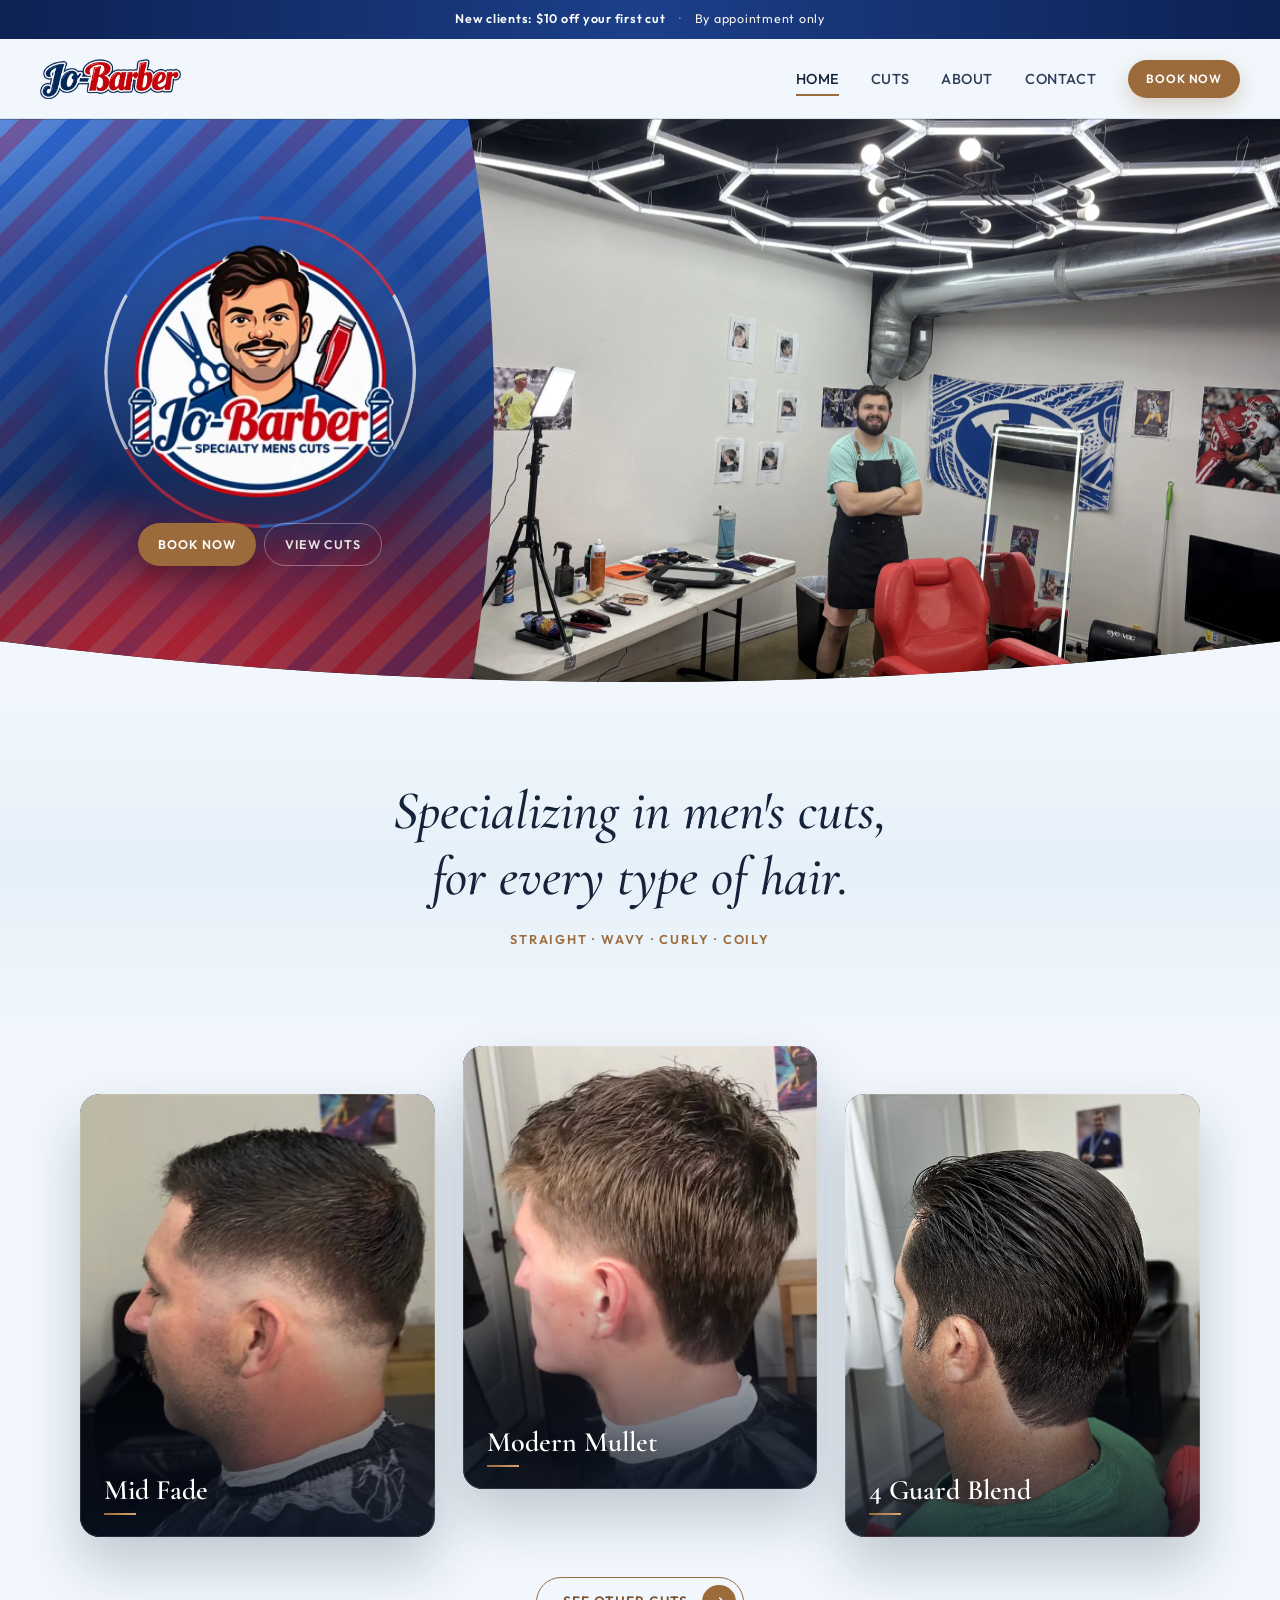
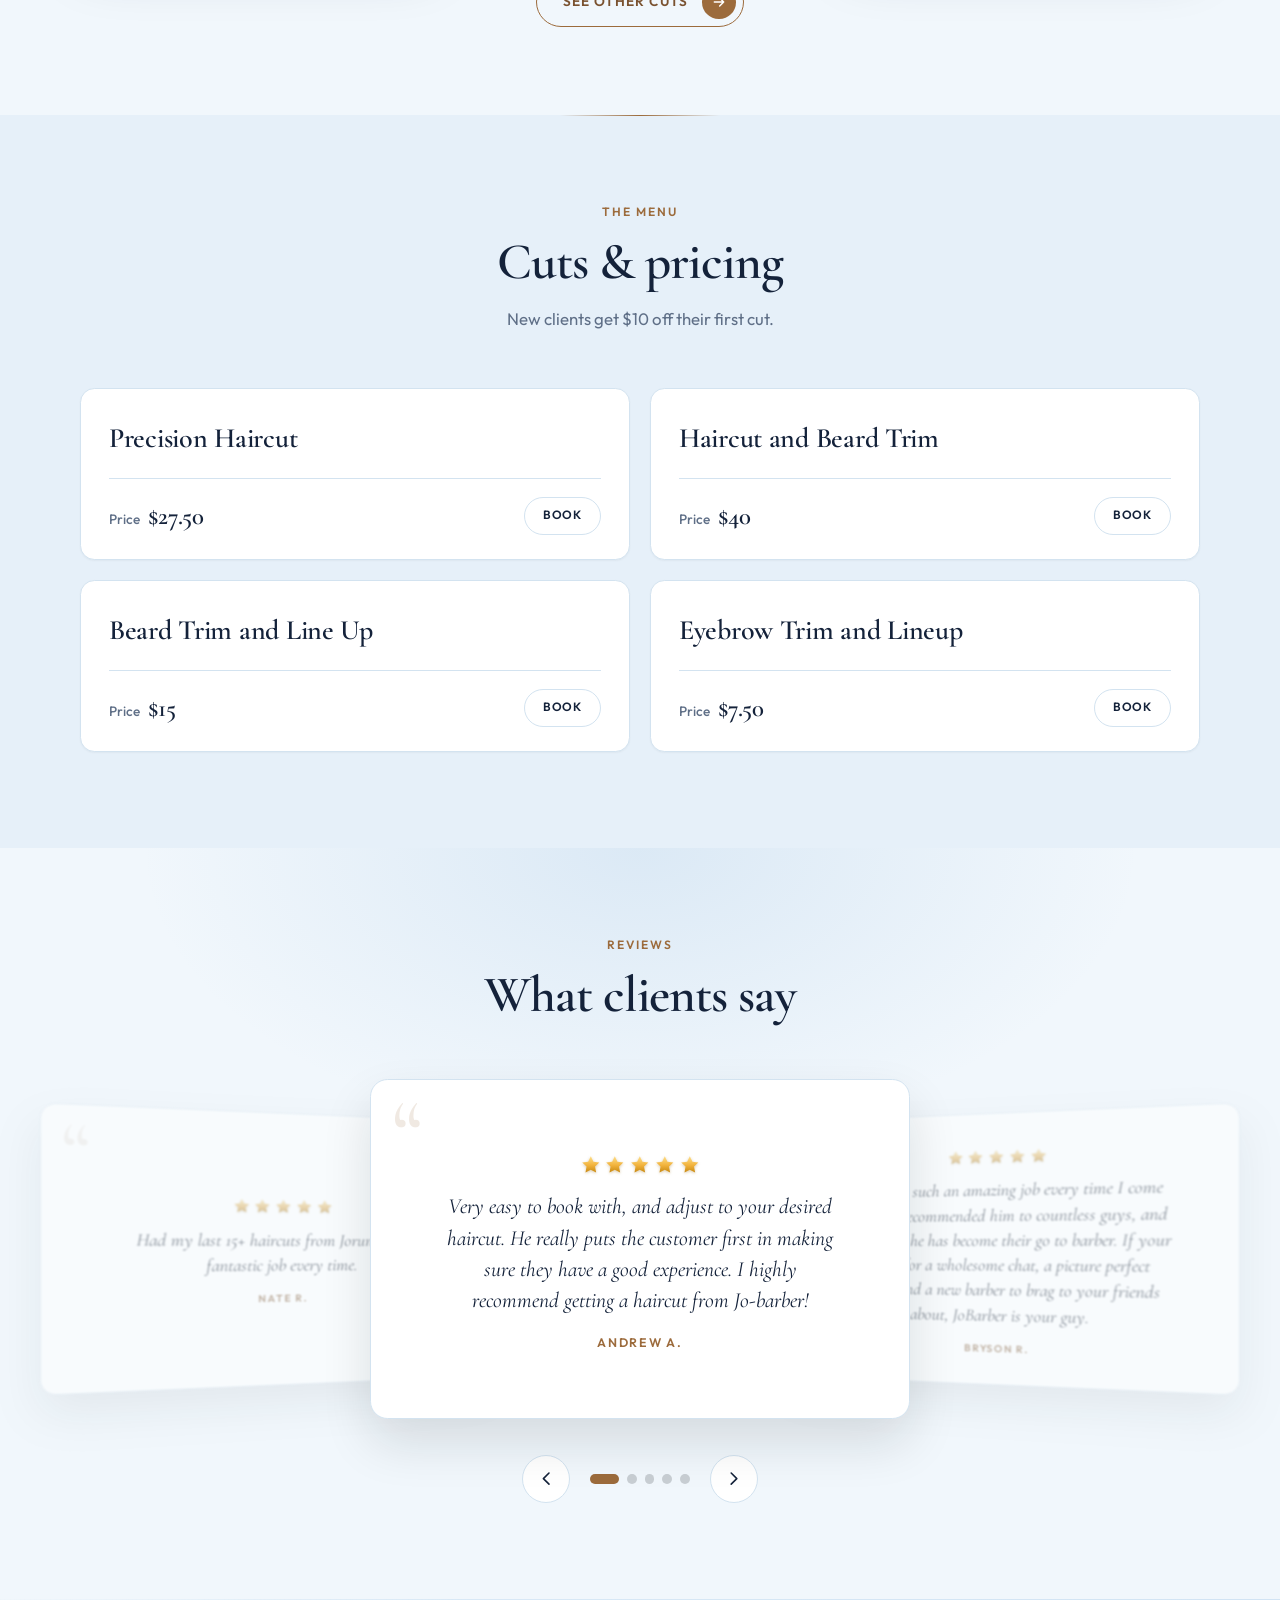
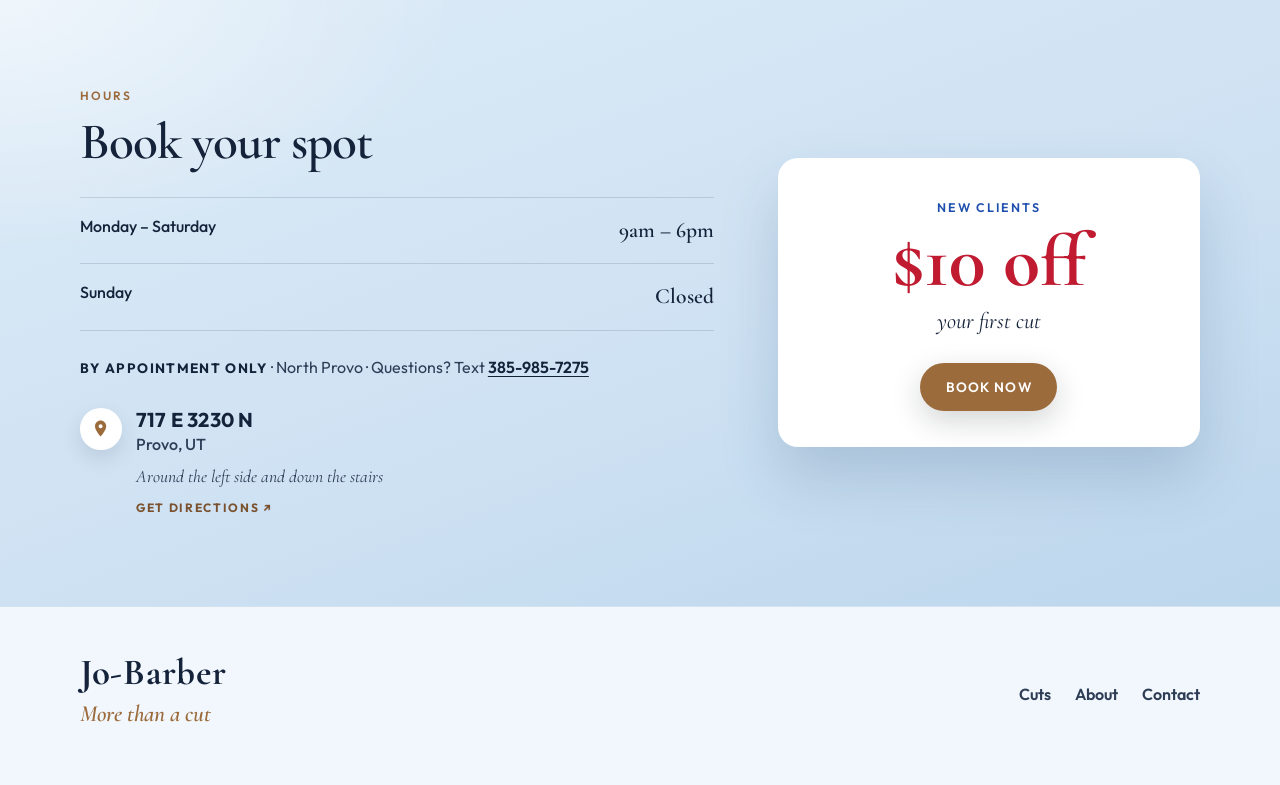
<file: index.html>
<!DOCTYPE html>
<html lang="en">
  <head>
    <meta charset="UTF-8" />
    <meta name="viewport" content="width=device-width, initial-scale=1.0" />
    <meta name="format-detection" content="telephone=no" />
    <title>Jo-Barber — Specialty men's cuts</title>
    <meta
      name="description"
      content="Jo-Barber — specialty men's cuts, clean lineups, and grooming that feels personal. Book your next appointment."
    />
    <link rel="preconnect" href="https://fonts.googleapis.com" />
    <link rel="preconnect" href="https://fonts.gstatic.com" crossorigin />
    <link
      href="https://fonts.googleapis.com/css2?family=Cormorant+Garamond:ital,wght@0,500;0,600;0,700;1,500&family=Outfit:wght@400;500;600;700&display=swap"
      rel="stylesheet"
    />
    <link rel="icon" type="image/png" sizes="32x32" href="images/favicon-32.png" />
    <link rel="icon" type="image/png" sizes="192x192" href="images/favicon-192.png" />
    <link rel="apple-touch-icon" href="images/apple-touch-icon.png" />
    <link rel="stylesheet" href="css/styles.css" />
  </head>
  <body>
    <svg class="hero-svg-defs" aria-hidden="true" focusable="false">
      <defs>
        <!-- Soft single bulge on the panel's right edge -->
        <clipPath id="panel-clip" clipPathUnits="objectBoundingBox">
          <path d="M 0 0 L 0.9 0 Q 1 0.5 0.9 1 L 0 1 Z" />
        </clipPath>
        <!-- Convex bottom across the full banner (text + image) — gentler so CTAs stay clear -->
        <clipPath id="banner-clip" clipPathUnits="objectBoundingBox">
          <path d="M 0 0 L 1 0 L 1 0.9 Q 0.5 1.04 0 0.9 Z" />
        </clipPath>
        <linearGradient id="star-gold" x1="0" y1="0" x2="0" y2="1">
          <stop offset="0" stop-color="#ffe08a" />
          <stop offset="0.55" stop-color="#f2b33d" />
          <stop offset="1" stop-color="#c98a12" />
        </linearGradient>
        <symbol id="star" viewBox="0 0 24 24">
          <path d="M12 2.5l2.9 6 6.6.9-4.8 4.6 1.2 6.5L12 17.4l-5.9 3.1 1.2-6.5-4.8-4.6 6.6-.9z" />
        </symbol>
      </defs>
    </svg>

    <div class="announce">
      <p>
        <strong>New clients: $10 off your first cut</strong>
        <span class="announce__sep" aria-hidden="true">·</span>
        <span>By appointment only</span>
      </p>
    </div>

    <header class="site-header">
      <div class="site-header__inner">
        <a class="brand brand--wordmark" href="index.html">
          <img src="images/wordmark.webp" alt="Jo-Barber" width="463" height="144" />
        </a>
        <button class="nav-toggle" type="button" aria-label="Open menu" aria-expanded="false">
          <span></span>
        </button>
        <nav class="nav" aria-label="Primary">
          <a href="index.html" aria-current="page">Home</a>
          <a href="cuts.html">Cuts</a>
          <a href="about.html">About</a>
          <a href="contact.html">Contact</a>
        </nav>
        <a class="btn btn--primary btn--sm header-book" href="https://jorunchristianson.setmore.com/" target="_blank" rel="noopener noreferrer">Book Now</a>
      </div>
    </header>

    <main>
      <section class="hero" aria-label="Welcome">
        <div class="hero__media">
          <img
            src="images/jo-barber-banner.webp"
            alt="Jorun standing in his barbershop beside the barber chair"
            width="2400"
            height="1800"
          />
        </div>
        <div class="hero__panel">
          <div class="hero__pattern" aria-hidden="true"></div>
          <div class="hero__copy">
            <h1 class="hero__logo">
              <img
                src="images/logo.webp"
                alt="Jo-Barber — Specialty men's cuts"
                width="240"
                height="227"
              />
            </h1>
            <div class="hero__actions">
              <a class="btn btn--primary" href="https://jorunchristianson.setmore.com/" target="_blank" rel="noopener noreferrer">Book Now</a>
              <a class="btn btn--ghost" href="cuts.html">View cuts</a>
            </div>
          </div>
        </div>
      </section>

      <section class="statement reveal">
        <div class="container">
          <p class="statement__quote">
            Specializing in men's cuts, for every type of hair.
          </p>
          <p class="statement__attr">Straight · Wavy · Curly · Coily</p>
        </div>
      </section>

      <section class="showcase" aria-label="Featured cuts">
        <div class="container">
          <div class="showcase__grid">
            <a class="showcase__card reveal" href="cuts.html" style="--pos: 45% 20%">
              <img src="images/mid-fade.webp" alt="Mid fade" width="1170" height="992" loading="lazy" />
              <span class="showcase__label">
                <span class="showcase__name">Mid Fade</span>
              </span>
            </a>
            <a class="showcase__card reveal" href="cuts.html" style="--pos: 52% 30%">
              <img src="images/modern-mullet.webp" alt="Modern mullet" width="1169" height="1268" loading="lazy" />
              <span class="showcase__label">
                <span class="showcase__name">Modern Mullet</span>
              </span>
            </a>
            <a class="showcase__card reveal" href="cuts.html" style="--pos: 50% 30%">
              <img src="images/4-guard-blend.webp" alt="4 guard blend" width="1279" height="1600" loading="lazy" />
              <span class="showcase__label">
                <span class="showcase__name">4 Guard Blend</span>
              </span>
            </a>
          </div>
          <p class="showcase__more reveal">
            <a class="btn showcase__btn" href="cuts.html">
              See other cuts
              <span class="showcase__btn-arrow" aria-hidden="true">
                <svg viewBox="0 0 24 24"><path d="M5 12h14M13 6l6 6-6 6" /></svg>
              </span>
            </a>
          </p>
        </div>
      </section>

      <section class="section services" id="services">
        <div class="container">
          <header class="section__header reveal">
            <p class="section__eyebrow">The menu</p>
            <h2 class="section__title">Cuts &amp; pricing</h2>
            <p class="section__sub">
              New clients get $10 off their first cut.
            </p>
          </header>

          <ul class="service-list">
            <li class="service">
              <div class="service__info">
                <h3 class="service__name">Precision Haircut</h3>
              </div>
              <p class="service__price"><span>Price</span> $27.50</p>
              <a class="btn btn--ghost btn--sm" href="https://jorunchristianson.setmore.com/" target="_blank" rel="noopener noreferrer">Book</a>
            </li>

            <li class="service">
              <div class="service__info">
                <h3 class="service__name">Haircut and Beard Trim</h3>
              </div>
              <p class="service__price"><span>Price</span> $40</p>
              <a class="btn btn--ghost btn--sm" href="https://jorunchristianson.setmore.com/" target="_blank" rel="noopener noreferrer">Book</a>
            </li>

            <li class="service">
              <div class="service__info">
                <h3 class="service__name">Beard Trim and Line Up</h3>
              </div>
              <p class="service__price"><span>Price</span> $15</p>
              <a class="btn btn--ghost btn--sm" href="https://jorunchristianson.setmore.com/" target="_blank" rel="noopener noreferrer">Book</a>
            </li>

            <li class="service">
              <div class="service__info">
                <h3 class="service__name">Eyebrow Trim and Lineup</h3>
              </div>
              <p class="service__price"><span>Price</span> $7.50</p>
              <a class="btn btn--ghost btn--sm" href="https://jorunchristianson.setmore.com/" target="_blank" rel="noopener noreferrer">Book</a>
            </li>
          </ul>
        </div>
      </section>

      <section class="section reviews" aria-labelledby="reviews-title">
        <div class="container">
          <header class="section__header reveal">
            <p class="section__eyebrow">Reviews</p>
            <h2 class="section__title" id="reviews-title">What clients say</h2>
          </header>

          <div class="carousel" data-carousel tabindex="0" aria-roledescription="carousel" aria-label="Client reviews">
            <div class="carousel__track">
              <figure class="review" data-slide>
                <div class="review__stars" role="img" aria-label="5 out of 5 stars">
                  <svg viewBox="0 0 24 24"><use href="#star" /></svg>
                  <svg viewBox="0 0 24 24"><use href="#star" /></svg>
                  <svg viewBox="0 0 24 24"><use href="#star" /></svg>
                  <svg viewBox="0 0 24 24"><use href="#star" /></svg>
                  <svg viewBox="0 0 24 24"><use href="#star" /></svg>
                </div>
                <blockquote class="review__text">Very easy to book with, and adjust to your desired haircut. He really puts the customer first in making sure they have a good experience. I highly recommend getting a haircut from Jo-barber!</blockquote>
                <figcaption class="review__name">Andrew A.</figcaption>
              </figure>
              <figure class="review" data-slide>
                <div class="review__stars" role="img" aria-label="5 out of 5 stars">
                  <svg viewBox="0 0 24 24"><use href="#star" /></svg>
                  <svg viewBox="0 0 24 24"><use href="#star" /></svg>
                  <svg viewBox="0 0 24 24"><use href="#star" /></svg>
                  <svg viewBox="0 0 24 24"><use href="#star" /></svg>
                  <svg viewBox="0 0 24 24"><use href="#star" /></svg>
                </div>
                <blockquote class="review__text">Jorun does such an amazing job every time I come in! I have recommended him to countless guys, and just like me he has become their go to barber. If your looking for a wholesome chat, a picture perfect haircut, and a new barber to brag to your friends about, JoBarber is your guy.</blockquote>
                <figcaption class="review__name">Bryson R.</figcaption>
              </figure>
              <figure class="review" data-slide>
                <div class="review__stars" role="img" aria-label="5 out of 5 stars">
                  <svg viewBox="0 0 24 24"><use href="#star" /></svg>
                  <svg viewBox="0 0 24 24"><use href="#star" /></svg>
                  <svg viewBox="0 0 24 24"><use href="#star" /></svg>
                  <svg viewBox="0 0 24 24"><use href="#star" /></svg>
                  <svg viewBox="0 0 24 24"><use href="#star" /></svg>
                </div>
                <blockquote class="review__text">If there wasn't already a place called G.O.A.T haircuts, Jo could very well take that title. He is a legend, the nicest dude on earth and has given me the best haircuts of my life.</blockquote>
                <figcaption class="review__name">Talon</figcaption>
              </figure>
              <figure class="review" data-slide>
                <div class="review__stars" role="img" aria-label="5 out of 5 stars">
                  <svg viewBox="0 0 24 24"><use href="#star" /></svg>
                  <svg viewBox="0 0 24 24"><use href="#star" /></svg>
                  <svg viewBox="0 0 24 24"><use href="#star" /></svg>
                  <svg viewBox="0 0 24 24"><use href="#star" /></svg>
                  <svg viewBox="0 0 24 24"><use href="#star" /></svg>
                </div>
                <blockquote class="review__text">The most fire cut I’ve ever had in Utah. Perfectly blended. Jojo takes care of his people. Don’t go anywhere else</blockquote>
                <figcaption class="review__name">Ben S.</figcaption>
              </figure>
              <figure class="review" data-slide>
                <div class="review__stars" role="img" aria-label="5 out of 5 stars">
                  <svg viewBox="0 0 24 24"><use href="#star" /></svg>
                  <svg viewBox="0 0 24 24"><use href="#star" /></svg>
                  <svg viewBox="0 0 24 24"><use href="#star" /></svg>
                  <svg viewBox="0 0 24 24"><use href="#star" /></svg>
                  <svg viewBox="0 0 24 24"><use href="#star" /></svg>
                </div>
                <blockquote class="review__text">Had my last 15+ haircuts from Jorun. Does a fantastic job every time.</blockquote>
                <figcaption class="review__name">Nate R.</figcaption>
              </figure>
            </div>

            <div class="carousel__controls">
              <button class="carousel__btn" type="button" data-prev aria-label="Previous review">
                <svg viewBox="0 0 24 24" aria-hidden="true"><path d="M15 5l-7 7 7 7" /></svg>
              </button>
              <div class="carousel__dots" data-dots></div>
              <button class="carousel__btn" type="button" data-next aria-label="Next review">
                <svg viewBox="0 0 24 24" aria-hidden="true"><path d="M9 5l7 7-7 7" /></svg>
              </button>
            </div>
          </div>
        </div>
      </section>

      <section class="hours" aria-labelledby="hours-title">
        <div class="container hours__grid">
          <div class="hours__info reveal">
            <p class="section__eyebrow">Hours</p>
            <h2 class="hours__title" id="hours-title">Book your spot</h2>
            <dl class="hours__list">
              <div>
                <dt>Monday – Saturday</dt>
                <dd>9am – 6pm</dd>
              </div>
              <div>
                <dt>Sunday</dt>
                <dd>Closed</dd>
              </div>
            </dl>
            <p class="hours__note">
              <strong>By appointment only</strong> · North Provo ·
              Questions? Text <a href="sms:+13859857275">385-985-7275</a>
            </p>
            <address class="address">
              <a class="address__link" href="https://maps.app.goo.gl/AkN4vCheGGU8RrWdA" target="_blank" rel="noopener noreferrer">
                <span class="address__icon" aria-hidden="true">
                  <svg viewBox="0 0 24 24"><path d="M12 2C8.1 2 5 5.1 5 9c0 5.2 7 13 7 13s7-7.8 7-13c0-3.9-3.1-7-7-7zm0 9.5A2.5 2.5 0 1 1 12 6.5a2.5 2.5 0 0 1 0 5z" /></svg>
                </span>
                <span class="address__body">
                  <span class="address__street">717 E 3230 N</span>
                  <span class="address__city">Provo, UT</span>
                  <span class="address__note">Around the left side and down the stairs</span>
                  <span class="address__cta">Get directions <span aria-hidden="true">↗</span></span>
                </span>
              </a>
            </address>
          </div>

          <div class="promo reveal">
            <p class="promo__eyebrow">New clients</p>
            <p class="promo__amount">$10 off</p>
            <p class="promo__label">your first cut</p>
            <a class="btn btn--primary" href="https://jorunchristianson.setmore.com/" target="_blank" rel="noopener noreferrer">Book Now</a>
          </div>
        </div>
      </section>
    </main>

    <footer class="site-footer">
      <div class="container site-footer__inner">
        <div class="site-footer__brand">
          <a class="brand" href="index.html">Jo-Barber</a>
          <p class="site-footer__tagline">More than a cut</p>
        </div>
        <div class="site-footer__actions">
          <nav class="footer-nav" aria-label="Footer">
            <a href="cuts.html">Cuts</a>
            <a href="about.html">About</a>
            <a href="contact.html">Contact</a>
          </nav>
        </div>
      </div>
    </footer>

    <script src="js/main.js"></script>
  </body>
</html>
</file>
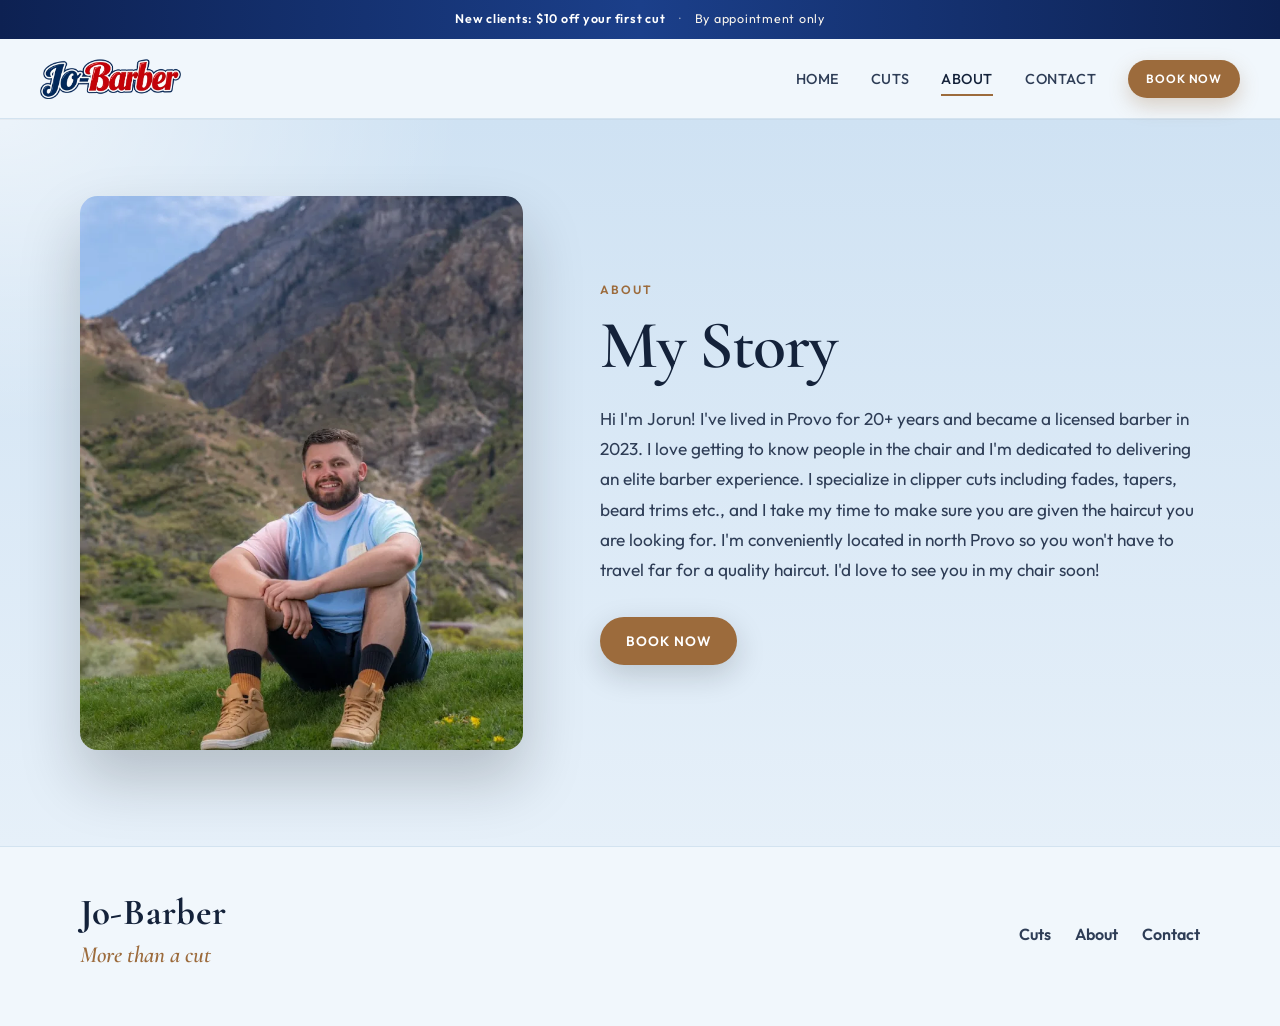
<file: about.html>
<!DOCTYPE html>
<html lang="en">
  <head>
    <meta charset="UTF-8" />
    <meta name="viewport" content="width=device-width, initial-scale=1.0" />
    <meta name="format-detection" content="telephone=no" />
    <title>About — Jo-Barber</title>
    <meta
      name="description"
      content="Meet Jorun, a licensed barber in north Provo specializing in fades, tapers, and beard trims."
    />
    <link rel="preconnect" href="https://fonts.googleapis.com" />
    <link rel="preconnect" href="https://fonts.gstatic.com" crossorigin />
    <link
      href="https://fonts.googleapis.com/css2?family=Cormorant+Garamond:ital,wght@0,500;0,600;0,700;1,500&family=Outfit:wght@400;500;600;700&display=swap"
      rel="stylesheet"
    />
    <link rel="icon" type="image/png" sizes="32x32" href="images/favicon-32.png" />
    <link rel="icon" type="image/png" sizes="192x192" href="images/favicon-192.png" />
    <link rel="apple-touch-icon" href="images/apple-touch-icon.png" />
    <link rel="stylesheet" href="css/styles.css" />
  </head>
  <body class="page-shell">
    <div class="announce">
      <p>
        <strong>New clients: $10 off your first cut</strong>
        <span class="announce__sep" aria-hidden="true">·</span>
        <span>By appointment only</span>
      </p>
    </div>

    <header class="site-header">
      <div class="site-header__inner">
        <a class="brand brand--wordmark" href="index.html">
          <img src="images/wordmark.webp" alt="Jo-Barber" width="463" height="144" />
        </a>
        <button class="nav-toggle" type="button" aria-label="Open menu" aria-expanded="false">
          <span></span>
        </button>
        <nav class="nav" aria-label="Primary">
          <a href="index.html">Home</a>
          <a href="cuts.html">Cuts</a>
          <a href="about.html" aria-current="page">About</a>
          <a href="contact.html">Contact</a>
        </nav>
        <a class="btn btn--primary btn--sm header-book" href="https://jorunchristianson.setmore.com/" target="_blank" rel="noopener noreferrer">Book Now</a>
      </div>
    </header>

    <main>
      <section class="about">
        <div class="container about__grid">
          <div class="about__photo reveal">
            <img
              src="images/jorun-banner.webp"
              alt="Jorun, the barber behind Jo-Barber"
              width="750"
              height="1093"
            />
          </div>

          <div class="about__copy reveal">
            <p class="section__eyebrow">About</p>
            <h1 class="about__title">My Story</h1>
            <p>
              Hi I'm Jorun! I've lived in Provo for 20+ years and became a licensed
              barber in 2023. I love getting to know people in the chair and I'm
              dedicated to delivering an elite barber experience. I specialize in
              clipper cuts including fades, tapers, beard trims etc., and I take my
              time to make sure you are given the haircut you are looking for. I'm
              conveniently located in north Provo so you won't have to travel far
              for a quality haircut. I'd love to see you in my chair soon!
            </p>

            <a class="btn btn--primary" href="https://jorunchristianson.setmore.com/" target="_blank" rel="noopener noreferrer">Book Now</a>
          </div>
        </div>
      </section>
    </main>

    <footer class="site-footer">
      <div class="container site-footer__inner">
        <div class="site-footer__brand">
          <a class="brand" href="index.html">Jo-Barber</a>
          <p class="site-footer__tagline">More than a cut</p>
        </div>
        <div class="site-footer__actions">
          <nav class="footer-nav" aria-label="Footer">
            <a href="cuts.html">Cuts</a>
            <a href="about.html">About</a>
            <a href="contact.html">Contact</a>
          </nav>
        </div>
      </div>
    </footer>

    <script src="js/main.js"></script>
  </body>
</html>
</file>
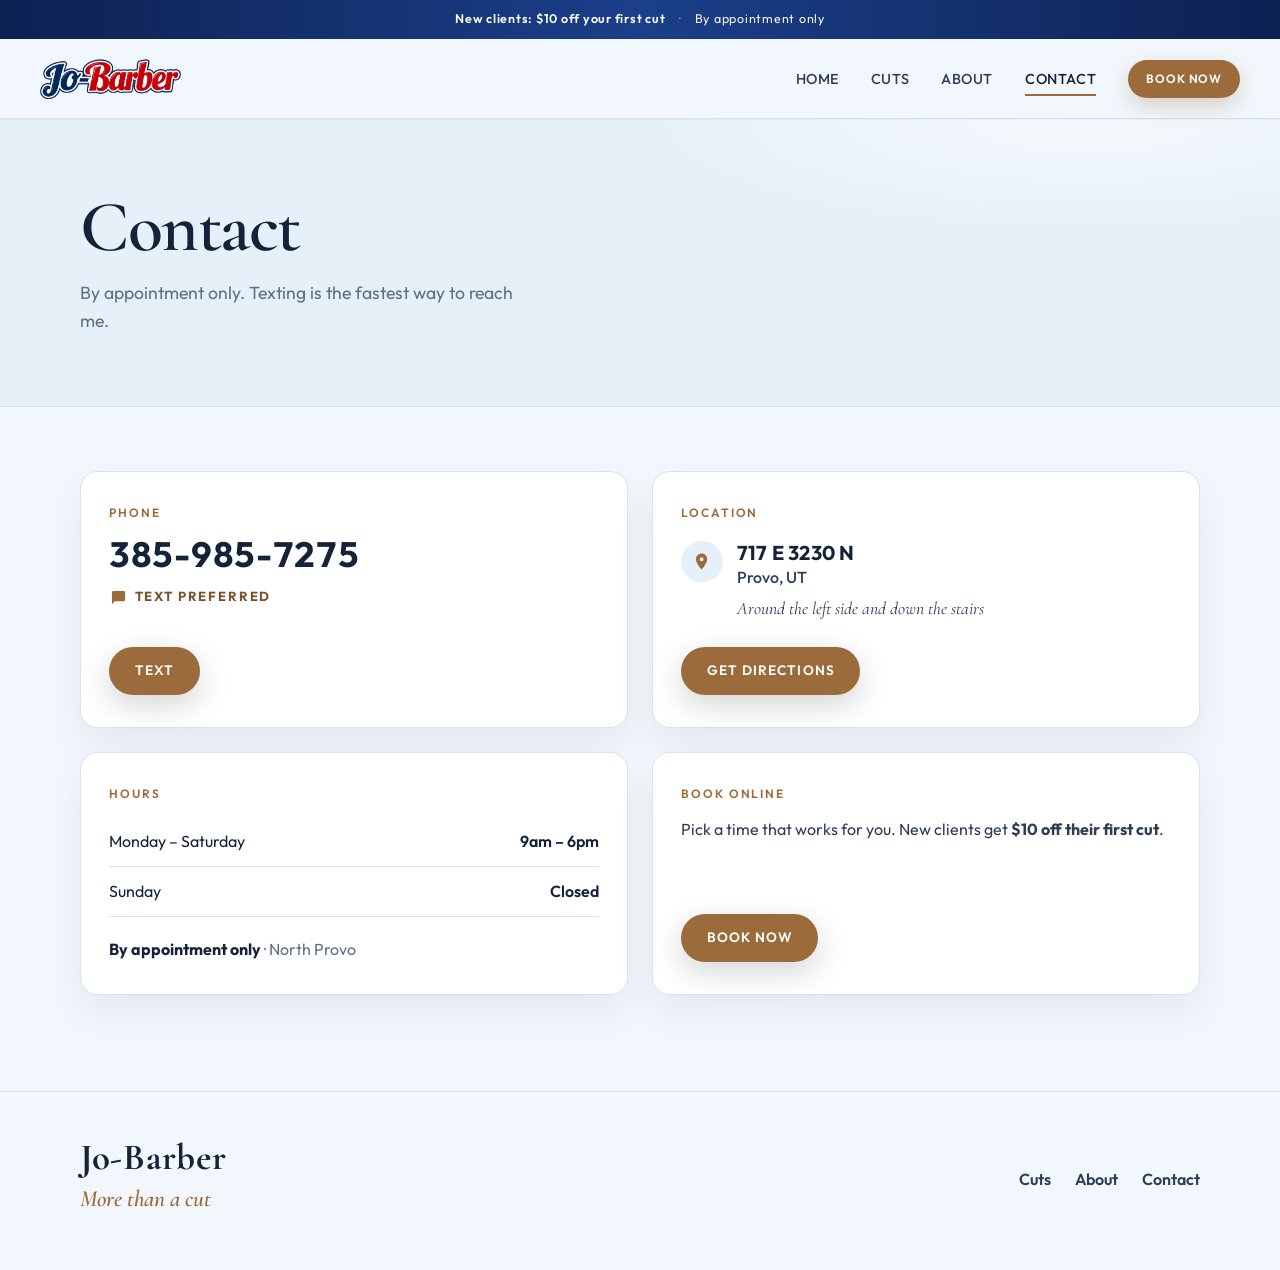
<file: contact.html>
<!DOCTYPE html>
<html lang="en">
  <head>
    <meta charset="UTF-8" />
    <meta name="viewport" content="width=device-width, initial-scale=1.0" />
    <meta name="format-detection" content="telephone=no" />
    <title>Contact — Jo-Barber</title>
    <meta
      name="description"
      content="Contact Jo-Barber in north Provo. Text 385-985-7275. Open Monday–Saturday 9am–6pm, by appointment only."
    />
    <link rel="preconnect" href="https://fonts.googleapis.com" />
    <link rel="preconnect" href="https://fonts.gstatic.com" crossorigin />
    <link
      href="https://fonts.googleapis.com/css2?family=Cormorant+Garamond:ital,wght@0,500;0,600;0,700;1,500&family=Outfit:wght@400;500;600;700&display=swap"
      rel="stylesheet"
    />
    <link rel="icon" type="image/png" sizes="32x32" href="images/favicon-32.png" />
    <link rel="icon" type="image/png" sizes="192x192" href="images/favicon-192.png" />
    <link rel="apple-touch-icon" href="images/apple-touch-icon.png" />
    <link rel="stylesheet" href="css/styles.css" />
  </head>
  <body class="page-shell">
    <div class="announce">
      <p>
        <strong>New clients: $10 off your first cut</strong>
        <span class="announce__sep" aria-hidden="true">·</span>
        <span>By appointment only</span>
      </p>
    </div>

    <header class="site-header">
      <div class="site-header__inner">
        <a class="brand brand--wordmark" href="index.html">
          <img src="images/wordmark.webp" alt="Jo-Barber" width="463" height="144" />
        </a>
        <button class="nav-toggle" type="button" aria-label="Open menu" aria-expanded="false">
          <span></span>
        </button>
        <nav class="nav" aria-label="Primary">
          <a href="index.html">Home</a>
          <a href="cuts.html">Cuts</a>
          <a href="about.html">About</a>
          <a href="contact.html" aria-current="page">Contact</a>
        </nav>
        <a class="btn btn--primary btn--sm header-book" href="https://jorunchristianson.setmore.com/" target="_blank" rel="noopener noreferrer">Book Now</a>
      </div>
    </header>

    <main>
      <section class="page-hero">
        <div class="container">
          <h1>Contact</h1>
          <p>By appointment only. Texting is the fastest way to reach me.</p>
        </div>
      </section>
      <section class="page-body">
        <div class="container contact-grid">
          <article class="contact-card contact-card--phone reveal">
            <p class="section__eyebrow">Phone</p>
            <a class="contact-card__big" href="sms:+13859857275">385-985-7275</a>
            <p class="contact-card__badge">
              <svg viewBox="0 0 24 24" aria-hidden="true"><path d="M4 4h16a2 2 0 0 1 2 2v10a2 2 0 0 1-2 2H8l-4 4V6a2 2 0 0 1 2-2z" /></svg>
              Text preferred
            </p>
            <div class="contact-card__actions">
              <a class="btn btn--primary" href="sms:+13859857275">Text</a>
            </div>
          </article>

          <article class="contact-card reveal">
            <p class="section__eyebrow">Location</p>
            <address class="address address--card">
              <a class="address__link" href="https://maps.app.goo.gl/AkN4vCheGGU8RrWdA" target="_blank" rel="noopener noreferrer">
                <span class="address__icon" aria-hidden="true">
                  <svg viewBox="0 0 24 24"><path d="M12 2C8.1 2 5 5.1 5 9c0 5.2 7 13 7 13s7-7.8 7-13c0-3.9-3.1-7-7-7zm0 9.5A2.5 2.5 0 1 1 12 6.5a2.5 2.5 0 0 1 0 5z" /></svg>
                </span>
                <span class="address__body">
                  <span class="address__street">717 E 3230 N</span>
                  <span class="address__city">Provo, UT</span>
                  <span class="address__note">Around the left side and down the stairs</span>
                </span>
              </a>
            </address>
            <a class="btn btn--primary" href="https://maps.app.goo.gl/AkN4vCheGGU8RrWdA" target="_blank" rel="noopener noreferrer">Get directions</a>
          </article>

          <article class="contact-card reveal">
            <p class="section__eyebrow">Hours</p>
            <dl class="contact-card__hours">
              <div>
                <dt>Monday – Saturday</dt>
                <dd>9am – 6pm</dd>
              </div>
              <div>
                <dt>Sunday</dt>
                <dd>Closed</dd>
              </div>
            </dl>
            <p class="contact-card__note"><strong>By appointment only</strong> · North Provo</p>
          </article>

          <article class="contact-card reveal">
            <p class="section__eyebrow">Book online</p>
            <p class="contact-card__text">
              Pick a time that works for you. New clients get
              <strong>$10 off their first cut</strong>.
            </p>
            <a class="btn btn--primary" href="https://jorunchristianson.setmore.com/" target="_blank" rel="noopener noreferrer">Book Now</a>
          </article>
        </div>
      </section>
    </main>

    <footer class="site-footer">
      <div class="container site-footer__inner">
        <div class="site-footer__brand">
          <a class="brand" href="index.html">Jo-Barber</a>
          <p class="site-footer__tagline">More than a cut</p>
        </div>
        <div class="site-footer__actions">
          <nav class="footer-nav" aria-label="Footer">
            <a href="cuts.html">Cuts</a>
            <a href="about.html">About</a>
            <a href="contact.html">Contact</a>
          </nav>
        </div>
      </div>
    </footer>

    <script src="js/main.js"></script>
  </body>
</html>
</file>
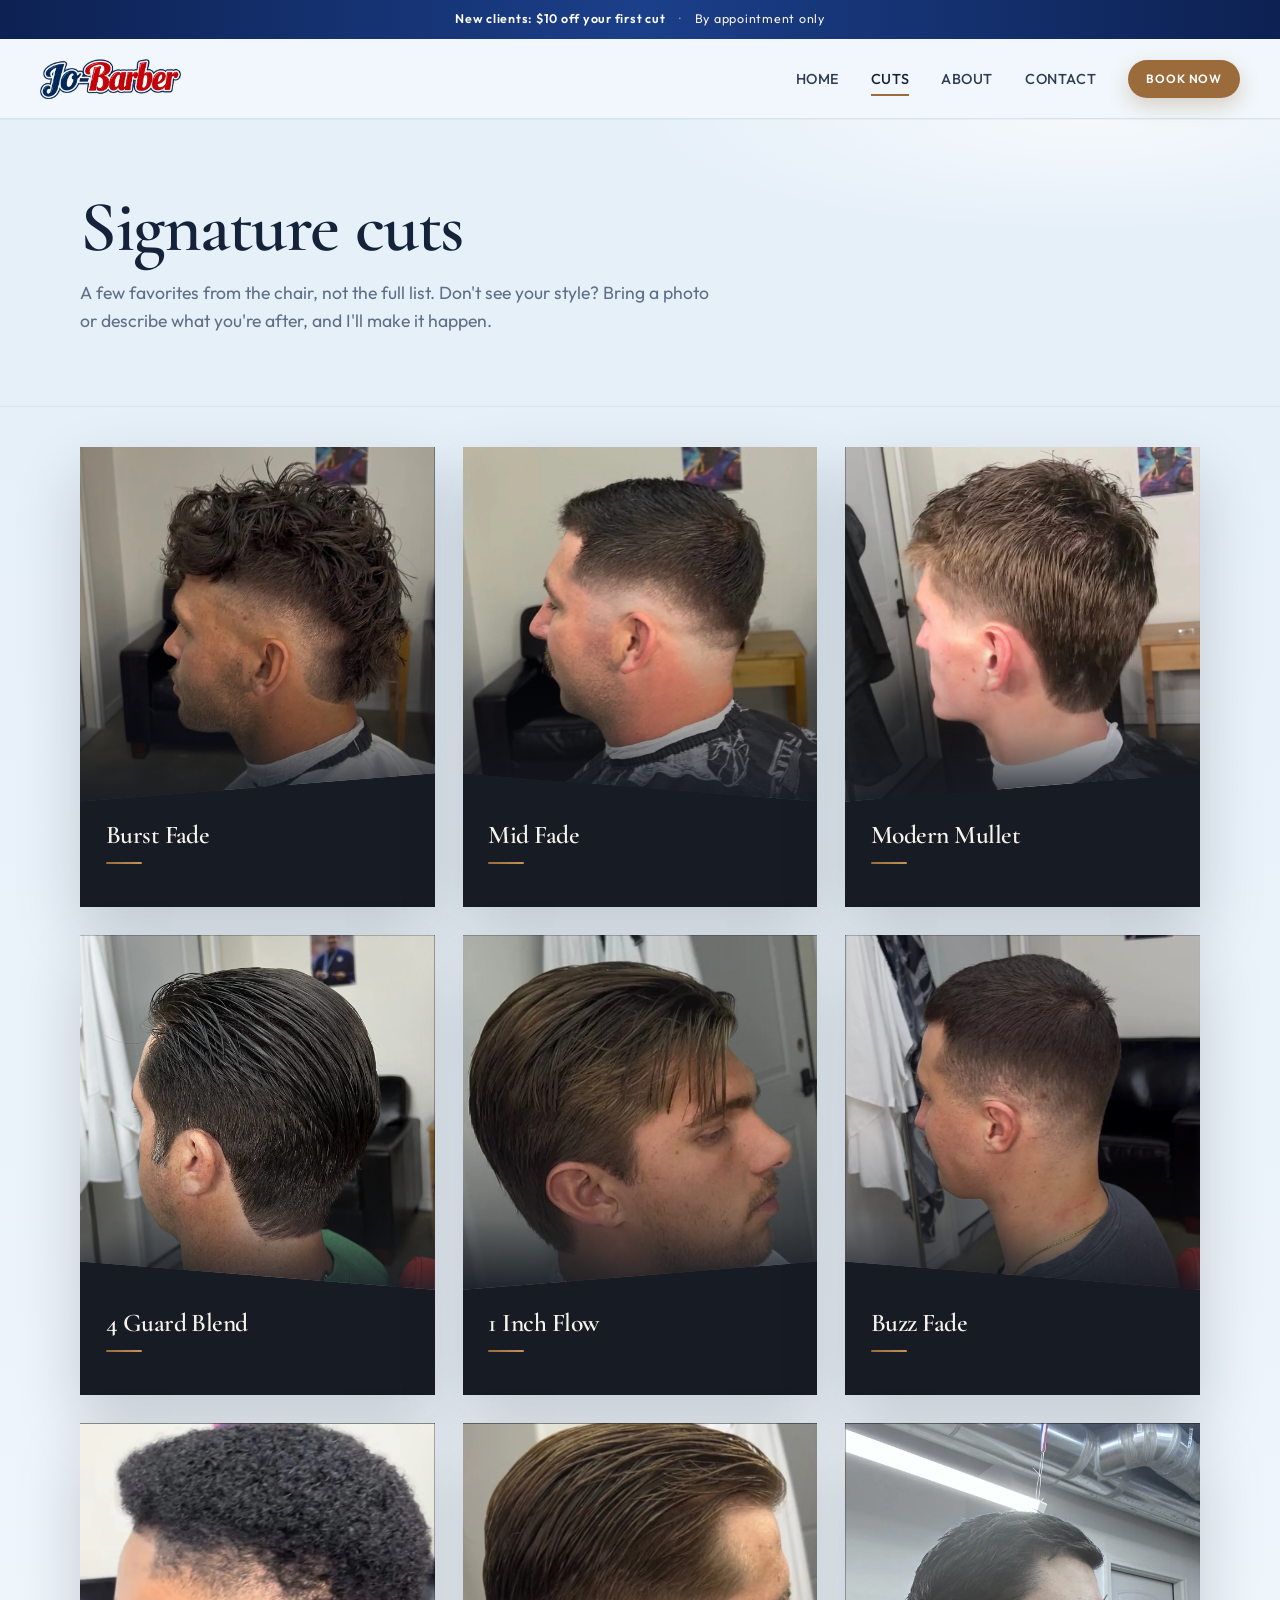
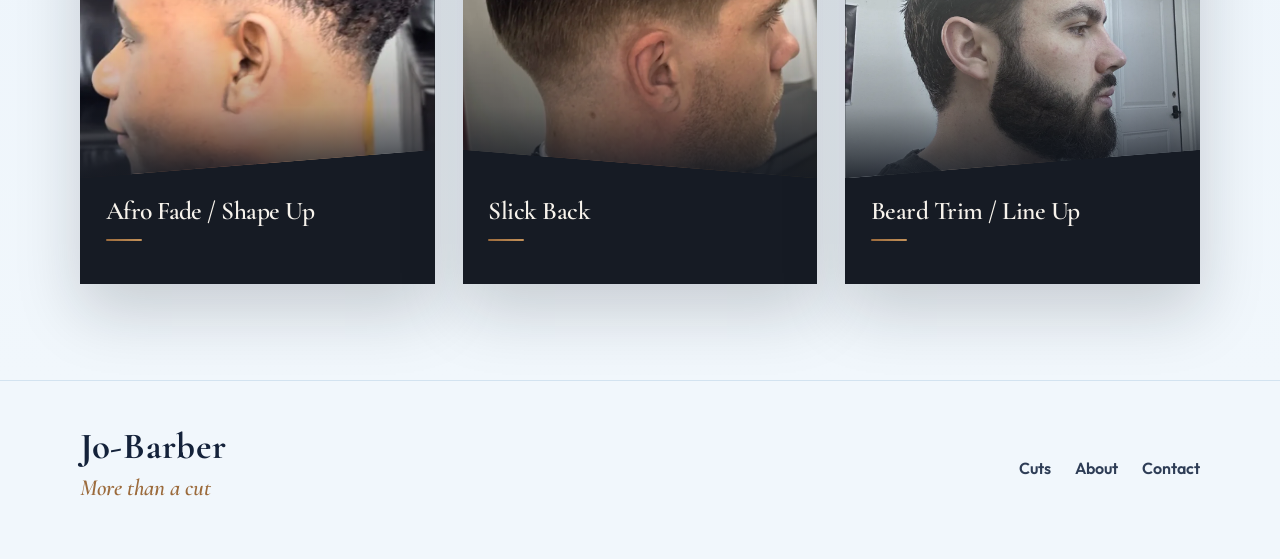
<file: cuts.html>
<!DOCTYPE html>
<html lang="en">
  <head>
    <meta charset="UTF-8" />
    <meta name="viewport" content="width=device-width, initial-scale=1.0" />
    <meta name="format-detection" content="telephone=no" />
    <title>Cuts — Jo-Barber</title>
    <meta
      name="description"
      content="Signature cuts from Jo-Barber — browse recent work and book your next appointment."
    />
    <link rel="preconnect" href="https://fonts.googleapis.com" />
    <link rel="preconnect" href="https://fonts.gstatic.com" crossorigin />
    <link
      href="https://fonts.googleapis.com/css2?family=Cormorant+Garamond:ital,wght@0,500;0,600;0,700;1,500&family=Outfit:wght@400;500;600;700&display=swap"
      rel="stylesheet"
    />
    <link rel="icon" type="image/png" sizes="32x32" href="images/favicon-32.png" />
    <link rel="icon" type="image/png" sizes="192x192" href="images/favicon-192.png" />
    <link rel="apple-touch-icon" href="images/apple-touch-icon.png" />
    <link rel="stylesheet" href="css/styles.css" />
  </head>
  <body class="page-shell">
    <div class="announce">
      <p>
        <strong>New clients: $10 off your first cut</strong>
        <span class="announce__sep" aria-hidden="true">·</span>
        <span>By appointment only</span>
      </p>
    </div>

    <header class="site-header">
      <div class="site-header__inner">
        <a class="brand brand--wordmark" href="index.html">
          <img src="images/wordmark.webp" alt="Jo-Barber" width="463" height="144" />
        </a>
        <button class="nav-toggle" type="button" aria-label="Open menu" aria-expanded="false">
          <span></span>
        </button>
        <nav class="nav" aria-label="Primary">
          <a href="index.html">Home</a>
          <a href="cuts.html" aria-current="page">Cuts</a>
          <a href="about.html">About</a>
          <a href="contact.html">Contact</a>
        </nav>
        <a class="btn btn--primary btn--sm header-book" href="https://jorunchristianson.setmore.com/" target="_blank" rel="noopener noreferrer">Book Now</a>
      </div>
    </header>

    <main>
      <section class="page-hero page-hero--services">
        <div class="container">
          <h1>Signature cuts</h1>
          <p>
            A few favorites from the chair, not the full list. Don't see your
            style? Bring a photo or describe what you're after, and I'll make it
            happen.
          </p>
        </div>
      </section>

      <section class="cuts">
        <div class="container cuts__list">
          <article class="cut-card reveal">
            <div class="cut-card__media">
              <img src="images/burst-fade.webp" alt="Burst fade" width="800" height="1000" loading="lazy" />
              <span class="cut-card__glow" aria-hidden="true"></span>
            </div>
            <div class="cut-card__body">
              <h2 class="cut-card__title">Burst Fade</h2>
              <div class="cut-card__rule" aria-hidden="true"></div>
            </div>
          </article>

          <article class="cut-card reveal">
            <div class="cut-card__media">
              <img src="images/mid-fade.webp" alt="Mid fade" width="800" height="1000" loading="lazy" />
              <span class="cut-card__glow" aria-hidden="true"></span>
            </div>
            <div class="cut-card__body">
              <h2 class="cut-card__title">Mid Fade</h2>
              <div class="cut-card__rule" aria-hidden="true"></div>
            </div>
          </article>

          <article class="cut-card reveal">
            <div class="cut-card__media">
              <img src="images/modern-mullet.webp" alt="Modern mullet" width="800" height="1000" loading="lazy" />
              <span class="cut-card__glow" aria-hidden="true"></span>
            </div>
            <div class="cut-card__body">
              <h2 class="cut-card__title">Modern Mullet</h2>
              <div class="cut-card__rule" aria-hidden="true"></div>
            </div>
          </article>

          <article class="cut-card reveal">
            <div class="cut-card__media">
              <img src="images/4-guard-blend.webp" alt="4 guard blend" width="800" height="1000" loading="lazy" />
              <span class="cut-card__glow" aria-hidden="true"></span>
            </div>
            <div class="cut-card__body">
              <h2 class="cut-card__title">4 Guard Blend</h2>
              <div class="cut-card__rule" aria-hidden="true"></div>
            </div>
          </article>

          <article class="cut-card reveal">
            <div class="cut-card__media">
              <img src="images/1-inch-flow.webp" alt="1 inch flow" width="800" height="1000" loading="lazy" />
              <span class="cut-card__glow" aria-hidden="true"></span>
            </div>
            <div class="cut-card__body">
              <h2 class="cut-card__title">1 Inch Flow</h2>
              <div class="cut-card__rule" aria-hidden="true"></div>
            </div>
          </article>

          <article class="cut-card reveal">
            <div class="cut-card__media">
              <img src="images/buzz-fade.webp" alt="Buzz fade" width="800" height="1000" loading="lazy" />
              <span class="cut-card__glow" aria-hidden="true"></span>
            </div>
            <div class="cut-card__body">
              <h2 class="cut-card__title">Buzz Fade</h2>
              <div class="cut-card__rule" aria-hidden="true"></div>
            </div>
          </article>

          <article class="cut-card reveal">
            <div class="cut-card__media">
              <img src="images/afro-fade-shape-up.webp" alt="Afro fade and shape up" width="800" height="1000" loading="lazy" />
              <span class="cut-card__glow" aria-hidden="true"></span>
            </div>
            <div class="cut-card__body">
              <h2 class="cut-card__title">Afro Fade / Shape Up</h2>
              <div class="cut-card__rule" aria-hidden="true"></div>
            </div>
          </article>

          <article class="cut-card reveal">
            <div class="cut-card__media">
              <img src="images/slick-back.webp" alt="Slick back" width="800" height="1000" loading="lazy" />
              <span class="cut-card__glow" aria-hidden="true"></span>
            </div>
            <div class="cut-card__body">
              <h2 class="cut-card__title">Slick Back</h2>
              <div class="cut-card__rule" aria-hidden="true"></div>
            </div>
          </article>

          <article class="cut-card reveal">
            <div class="cut-card__media">
              <img src="images/beard-trim-line-up.webp" alt="Beard trim and line up" width="800" height="1000" loading="lazy" />
              <span class="cut-card__glow" aria-hidden="true"></span>
            </div>
            <div class="cut-card__body">
              <h2 class="cut-card__title">Beard Trim / Line Up</h2>
              <div class="cut-card__rule" aria-hidden="true"></div>
            </div>
          </article>
        </div>
      </section>
    </main>

    <footer class="site-footer">
      <div class="container site-footer__inner">
        <div class="site-footer__brand">
          <a class="brand" href="index.html">Jo-Barber</a>
          <p class="site-footer__tagline">More than a cut</p>
        </div>
        <div class="site-footer__actions">
          <nav class="footer-nav" aria-label="Footer">
            <a href="cuts.html">Cuts</a>
            <a href="about.html">About</a>
            <a href="contact.html">Contact</a>
          </nav>
        </div>
      </div>
    </footer>

    <script src="js/main.js"></script>
  </body>
</html>
</file>
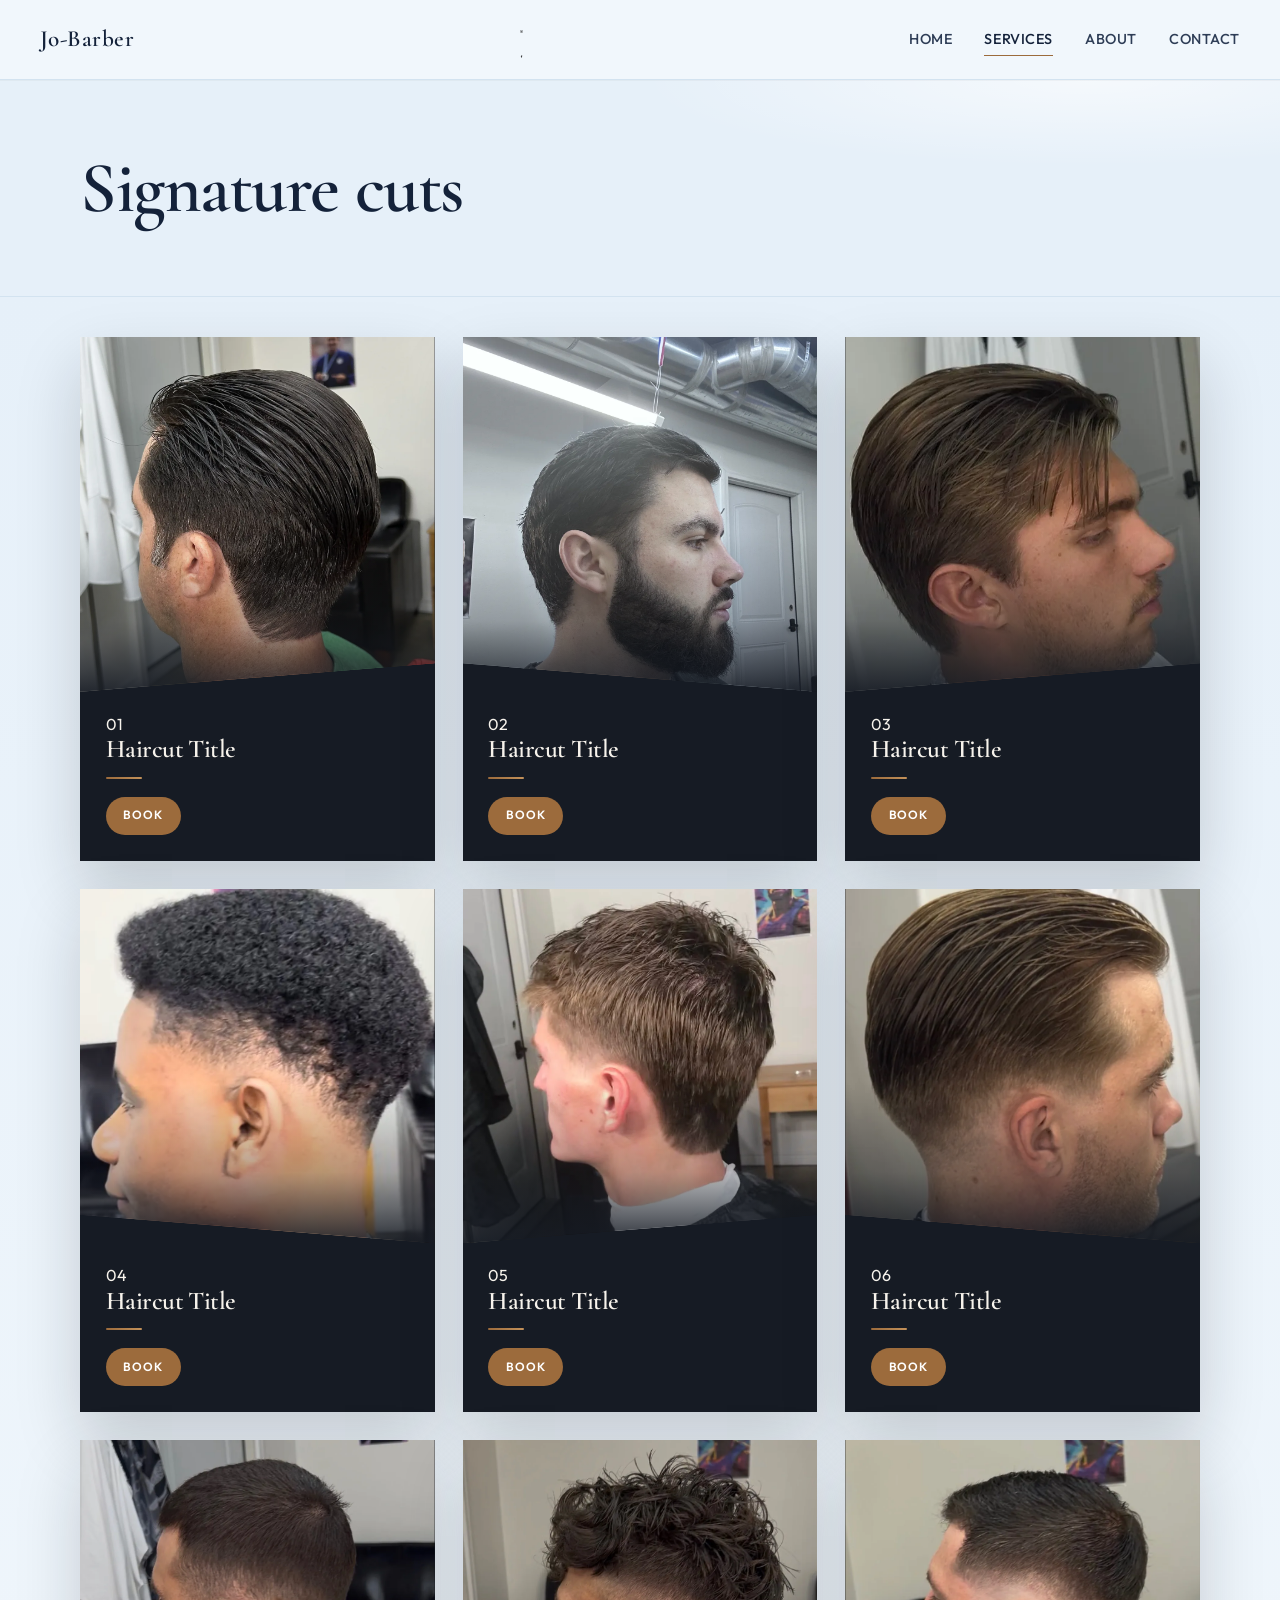
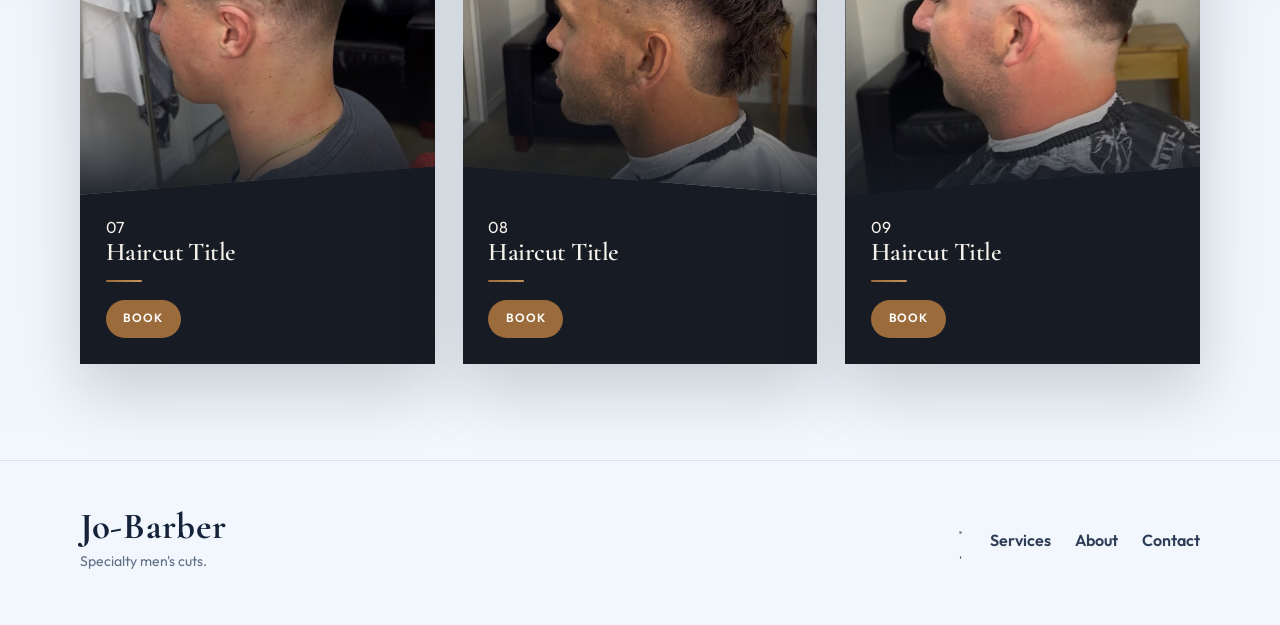
<file: services.html>
<!DOCTYPE html>
<html lang="en">
  <head>
    <meta charset="UTF-8" />
    <meta name="viewport" content="width=device-width, initial-scale=1.0" />
    <title>Services — Jo-Barber</title>
    <meta
      name="description"
      content="Signature cuts from Jo-Barber — browse recent work and book your next appointment."
    />
    <link rel="preconnect" href="https://fonts.googleapis.com" />
    <link rel="preconnect" href="https://fonts.gstatic.com" crossorigin />
    <link
      href="https://fonts.googleapis.com/css2?family=Cormorant+Garamond:ital,wght@0,500;0,600;0,700;1,500&family=Outfit:wght@400;500;600;700&display=swap"
      rel="stylesheet"
    />
    <link rel="stylesheet" href="css/styles.css" />
  </head>
  <body class="page-shell">
    <header class="site-header">
      <div class="site-header__inner">
        <a class="brand" href="index.html">Jo-Barber</a>
        <div class="social" aria-label="Social media">
          <a
            class="social__link social__link--ig"
            href="https://www.instagram.com/jo_barber32/"
            target="_blank"
            rel="noopener noreferrer"
            aria-label="Instagram"
          >
            <svg viewBox="0 0 24 24" aria-hidden="true">
              <path
                d="M7.8 2h8.4C19.4 2 22 4.6 22 7.8v8.4a5.8 5.8 0 0 1-5.8 5.8H7.8C4.6 22 2 19.4 2 16.2V7.8A5.8 5.8 0 0 1 7.8 2m-.2 2A3.6 3.6 0 0 0 4 7.6v8.8C4 18.39 5.61 20 7.6 20h8.8a3.6 3.6 0 0 0 3.6-3.6V7.6C20 5.61 18.39 4 16.4 4H7.6m9.65 1.5a1.25 1.25 0 0 1 1.25 1.25A1.25 1.25 0 0 1 17.25 8 1.25 1.25 0 0 1 16 6.75a1.25 1.25 0 0 1 1.25-1.25M12 7a5 5 0 0 1 5 5 5 5 0 0 1-5 5 5 5 0 0 1-5-5 5 5 0 0 1 5-5m0 2a3 3 0 0 0-3 3 3 3 0 0 0 3 3 3 3 0 0 0 3-3 3 3 0 0 0-3-3z"
              />
            </svg>
          </a>
          <a
            class="social__link social__link--fb"
            href="https://www.facebook.com/jorun.christianson.7"
            target="_blank"
            rel="noopener noreferrer"
            aria-label="Facebook"
          >
            <svg viewBox="0 0 24 24" aria-hidden="true">
              <path
                d="M14 13.5h2.5l1-4H14v-2c0-1.03 0-2 2-2h1.5V2.14c-.326-.043-1.557-.14-2.857-.14C11.928 2 10 3.657 10 6.7v2.8H7v4h3V22h4v-8.5z"
              />
            </svg>
          </a>
        </div>
        <button class="nav-toggle" type="button" aria-label="Open menu" aria-expanded="false">
          <span></span>
        </button>
        <nav class="nav" aria-label="Primary">
          <a href="index.html">Home</a>
          <a href="services.html" aria-current="page">Services</a>
          <a href="about.html">About</a>
          <a href="contact.html">Contact</a>
        </nav>
      </div>
    </header>

    <main>
      <section class="page-hero page-hero--services">
        <div class="container">
          <h1>Signature cuts</h1>
        </div>
      </section>

      <section class="cuts">
        <div class="container cuts__list">
          <article class="cut-card reveal">
            <div class="cut-card__media">
              <img src="images/cut1.webp" alt="Haircut" width="800" height="1000" loading="lazy" />
              <span class="cut-card__glow" aria-hidden="true"></span>
            </div>
            <div class="cut-card__body">
              <span class="cut-card__index" aria-hidden="true">01</span>
              <h2 class="cut-card__title">Haircut Title</h2>
              <div class="cut-card__rule" aria-hidden="true"></div>
              <button class="btn btn--primary btn--sm" type="button">Book</button>
            </div>
          </article>

          <article class="cut-card reveal">
            <div class="cut-card__media">
              <img src="images/beard.webp" alt="Haircut" width="800" height="1000" loading="lazy" />
              <span class="cut-card__glow" aria-hidden="true"></span>
            </div>
            <div class="cut-card__body">
              <span class="cut-card__index" aria-hidden="true">02</span>
              <h2 class="cut-card__title">Haircut Title</h2>
              <div class="cut-card__rule" aria-hidden="true"></div>
              <button class="btn btn--primary btn--sm" type="button">Book</button>
            </div>
          </article>

          <article class="cut-card reveal">
            <div class="cut-card__media">
              <img src="images/IMG_0463.webp" alt="Haircut" width="800" height="1000" loading="lazy" />
              <span class="cut-card__glow" aria-hidden="true"></span>
            </div>
            <div class="cut-card__body">
              <span class="cut-card__index" aria-hidden="true">03</span>
              <h2 class="cut-card__title">Haircut Title</h2>
              <div class="cut-card__rule" aria-hidden="true"></div>
              <button class="btn btn--primary btn--sm" type="button">Book</button>
            </div>
          </article>

          <article class="cut-card reveal">
            <div class="cut-card__media">
              <img src="images/IMG_0811.webp" alt="Haircut" width="800" height="1000" loading="lazy" />
              <span class="cut-card__glow" aria-hidden="true"></span>
            </div>
            <div class="cut-card__body">
              <span class="cut-card__index" aria-hidden="true">04</span>
              <h2 class="cut-card__title">Haircut Title</h2>
              <div class="cut-card__rule" aria-hidden="true"></div>
              <button class="btn btn--primary btn--sm" type="button">Book</button>
            </div>
          </article>

          <article class="cut-card reveal">
            <div class="cut-card__media">
              <img src="images/IMG_0820.webp" alt="Haircut" width="800" height="1000" loading="lazy" />
              <span class="cut-card__glow" aria-hidden="true"></span>
            </div>
            <div class="cut-card__body">
              <span class="cut-card__index" aria-hidden="true">05</span>
              <h2 class="cut-card__title">Haircut Title</h2>
              <div class="cut-card__rule" aria-hidden="true"></div>
              <button class="btn btn--primary btn--sm" type="button">Book</button>
            </div>
          </article>

          <article class="cut-card reveal">
            <div class="cut-card__media">
              <img src="images/IMG_0821.webp" alt="Haircut" width="800" height="1000" loading="lazy" />
              <span class="cut-card__glow" aria-hidden="true"></span>
            </div>
            <div class="cut-card__body">
              <span class="cut-card__index" aria-hidden="true">06</span>
              <h2 class="cut-card__title">Haircut Title</h2>
              <div class="cut-card__rule" aria-hidden="true"></div>
              <button class="btn btn--primary btn--sm" type="button">Book</button>
            </div>
          </article>

          <article class="cut-card reveal">
            <div class="cut-card__media">
              <img src="images/IMG_0824.webp" alt="Haircut" width="800" height="1000" loading="lazy" />
              <span class="cut-card__glow" aria-hidden="true"></span>
            </div>
            <div class="cut-card__body">
              <span class="cut-card__index" aria-hidden="true">07</span>
              <h2 class="cut-card__title">Haircut Title</h2>
              <div class="cut-card__rule" aria-hidden="true"></div>
              <button class="btn btn--primary btn--sm" type="button">Book</button>
            </div>
          </article>

          <article class="cut-card reveal">
            <div class="cut-card__media">
              <img src="images/IMG_0825.webp" alt="Haircut" width="800" height="1000" loading="lazy" />
              <span class="cut-card__glow" aria-hidden="true"></span>
            </div>
            <div class="cut-card__body">
              <span class="cut-card__index" aria-hidden="true">08</span>
              <h2 class="cut-card__title">Haircut Title</h2>
              <div class="cut-card__rule" aria-hidden="true"></div>
              <button class="btn btn--primary btn--sm" type="button">Book</button>
            </div>
          </article>

          <article class="cut-card reveal">
            <div class="cut-card__media">
              <img src="images/IMG_0826.webp" alt="Haircut" width="800" height="1000" loading="lazy" />
              <span class="cut-card__glow" aria-hidden="true"></span>
            </div>
            <div class="cut-card__body">
              <span class="cut-card__index" aria-hidden="true">09</span>
              <h2 class="cut-card__title">Haircut Title</h2>
              <div class="cut-card__rule" aria-hidden="true"></div>
              <button class="btn btn--primary btn--sm" type="button">Book</button>
            </div>
          </article>
        </div>
      </section>
    </main>

    <footer class="site-footer">
      <div class="container site-footer__inner">
        <div class="site-footer__brand">
          <a class="brand" href="index.html">Jo-Barber</a>
          <p>Specialty men's cuts.</p>
        </div>
        <div class="site-footer__actions">
          <div class="social" aria-label="Social media">
            <a
              class="social__link social__link--ig"
              href="https://www.instagram.com/jo_barber32/"
              target="_blank"
              rel="noopener noreferrer"
              aria-label="Instagram"
            >
              <svg viewBox="0 0 24 24" aria-hidden="true">
                <path
                  d="M7.8 2h8.4C19.4 2 22 4.6 22 7.8v8.4a5.8 5.8 0 0 1-5.8 5.8H7.8C4.6 22 2 19.4 2 16.2V7.8A5.8 5.8 0 0 1 7.8 2m-.2 2A3.6 3.6 0 0 0 4 7.6v8.8C4 18.39 5.61 20 7.6 20h8.8a3.6 3.6 0 0 0 3.6-3.6V7.6C20 5.61 18.39 4 16.4 4H7.6m9.65 1.5a1.25 1.25 0 0 1 1.25 1.25A1.25 1.25 0 0 1 17.25 8 1.25 1.25 0 0 1 16 6.75a1.25 1.25 0 0 1 1.25-1.25M12 7a5 5 0 0 1 5 5 5 5 0 0 1-5 5 5 5 0 0 1-5-5 5 5 0 0 1 5-5m0 2a3 3 0 0 0-3 3 3 3 0 0 0 3 3 3 3 0 0 0 3-3 3 3 0 0 0-3-3z"
                />
              </svg>
            </a>
            <a
              class="social__link social__link--fb"
              href="https://www.facebook.com/jorun.christianson.7"
              target="_blank"
              rel="noopener noreferrer"
              aria-label="Facebook"
            >
              <svg viewBox="0 0 24 24" aria-hidden="true">
                <path
                  d="M14 13.5h2.5l1-4H14v-2c0-1.03 0-2 2-2h1.5V2.14c-.326-.043-1.557-.14-2.857-.14C11.928 2 10 3.657 10 6.7v2.8H7v4h3V22h4v-8.5z"
                />
              </svg>
            </a>
          </div>
          <nav class="footer-nav" aria-label="Footer">
            <a href="services.html">Services</a>
            <a href="about.html">About</a>
            <a href="contact.html">Contact</a>
          </nav>
        </div>
      </div>
    </footer>

    <script src="js/main.js"></script>
  </body>
</html>
</file>
<file: css/styles.css>
/* Jo-Barber — modern barbershop landing */

:root {
  --ink: #14223a;
  --ink-soft: #2e3d56;
  --muted: #5f6f87;
  --line: #d3e3f0;
  --paper: #e6f0f9;
  --powder: #f1f7fc;
  --powder-deep: #cfe2f3;
  --white: #ffffff;
  --accent: #9c6b3c;
  --accent-deep: #7a5230;
  --accent-soft: rgba(156, 107, 60, 0.12);
  --shadow: 0 24px 60px rgba(18, 21, 28, 0.12);
  --font-display: "Cormorant Garamond", Georgia, serif;
  --font-body: "Outfit", system-ui, sans-serif;
  --nav-h: 5rem;
  --ease: cubic-bezier(0.22, 1, 0.36, 1);
}

*,
*::before,
*::after {
  box-sizing: border-box;
}

html {
  scroll-behavior: smooth;
}

body {
  margin: 0;
  font-family: var(--font-body);
  color: var(--ink);
  background: var(--powder);
  line-height: 1.55;
  -webkit-font-smoothing: antialiased;
  text-rendering: optimizeLegibility;
}

img {
  display: block;
  max-width: 100%;
}

a {
  color: inherit;
  text-decoration: none;
}

button {
  font: inherit;
  cursor: pointer;
  border: none;
  background: none;
}

.container {
  width: min(1120px, calc(100% - 3rem));
  margin-inline: auto;
}

/* —— Header —— */
.site-header {
  position: relative;
  z-index: 30;
  height: var(--nav-h);
  background: var(--powder);
  border-bottom: 1px solid var(--line);
  box-shadow: 0 1px 0 rgba(18, 21, 28, 0.03);
}

.site-header__inner {
  height: 100%;
  display: flex;
  align-items: center;
  justify-content: space-between;
  width: min(1200px, calc(100% - 2.5rem));
  margin-inline: auto;
}

.brand {
  font-family: var(--font-display);
  font-size: 1.45rem;
  font-weight: 600;
  letter-spacing: 0.02em;
  color: var(--ink);
}

.brand--wordmark {
  display: flex;
  align-items: center;
  height: 100%;
  margin-right: auto;
}

.brand--wordmark img {
  width: auto;
  height: 2.75rem;
  transition: transform 0.4s var(--ease);
}

.brand--wordmark:hover img,
.brand--wordmark:focus-visible img {
  transform: scale(1.05) rotate(-2deg);
}

.nav {
  display: flex;
  align-items: center;
  gap: 2rem;
}

.nav a {
  font-size: 0.9rem;
  font-weight: 500;
  letter-spacing: 0.04em;
  text-transform: uppercase;
  color: var(--ink-soft);
  position: relative;
  transition: color 0.25s var(--ease);
}

.nav a::after {
  content: "";
  position: absolute;
  left: 0;
  bottom: -0.35rem;
  width: 100%;
  height: 1.5px;
  background: var(--accent);
  transform: scaleX(0);
  transform-origin: left;
  transition: transform 0.3s var(--ease);
}

.nav a:hover,
.nav a[aria-current="page"] {
  color: var(--ink);
}

.nav a:hover::after,
.nav a[aria-current="page"]::after {
  transform: scaleX(1);
}

.btn.header-book {
  margin-left: 2rem;
  background: var(--accent);
  box-shadow: 0 8px 20px rgba(156, 107, 60, 0.28);
}

.btn.header-book:hover {
  background: var(--accent-deep);
}

.nav-toggle {
  display: none;
  width: 2.5rem;
  height: 2.5rem;
  place-items: center;
  border-radius: 999px;
  border: 1px solid var(--line);
}

.nav-toggle span {
  display: block;
  width: 1.1rem;
  height: 1.5px;
  background: var(--ink);
  position: relative;
}

.nav-toggle span::before,
.nav-toggle span::after {
  content: "";
  position: absolute;
  left: 0;
  width: 100%;
  height: 100%;
  background: var(--ink);
}

.nav-toggle span::before {
  top: -5px;
}

.nav-toggle span::after {
  top: 5px;
}

/* —— Buttons —— */
.btn {
  display: inline-flex;
  align-items: center;
  justify-content: center;
  gap: 0.5rem;
  min-height: 3rem;
  padding: 0.75rem 1.6rem;
  border-radius: 999px;
  font-size: 0.85rem;
  font-weight: 600;
  letter-spacing: 0.08em;
  text-transform: uppercase;
  transition:
    background 0.3s var(--ease),
    color 0.3s var(--ease),
    transform 0.3s var(--ease),
    box-shadow 0.3s var(--ease);
}

.btn--primary {
  background: var(--ink);
  color: var(--white);
  box-shadow: 0 10px 30px rgba(18, 21, 28, 0.18);
}

.btn--primary:hover {
  background: var(--accent-deep);
  transform: translateY(-2px);
  box-shadow: 0 14px 34px rgba(122, 82, 48, 0.28);
}

.btn--ghost {
  background: transparent;
  color: var(--ink);
  border: 1px solid var(--line);
}

.btn--ghost:hover {
  border-color: var(--ink);
  background: var(--paper);
}

.hero__panel .btn--primary {
  background: var(--accent);
  color: var(--white);
  box-shadow: 0 10px 28px rgba(0, 0, 0, 0.28);
}

.hero__panel .btn--primary:hover {
  background: #b57d48;
  transform: translateY(-2px);
}

.hero__panel .btn--ghost {
  color: rgba(247, 243, 236, 0.92);
  border-color: rgba(247, 243, 236, 0.35);
}

.hero__panel .btn--ghost:hover {
  border-color: rgba(247, 243, 236, 0.7);
  background: rgba(255, 255, 255, 0.08);
}

.btn--sm {
  min-height: 2.4rem;
  padding: 0.45rem 1.1rem;
  font-size: 0.75rem;
}

/* —— Hero —— */
.hero {
  position: relative;
  height: clamp(440px, 52vw, 580px);
  background: #141820;
  overflow: hidden;
  clip-path: url(#banner-clip);
  -webkit-clip-path: url(#banner-clip);
}

.hero__media {
  position: absolute;
  inset: 0 0 0 30%;
  opacity: 0;
  animation: imageIn 1.1s var(--ease) 0.15s forwards;
}

.hero__media img {
  width: 100%;
  height: 100%;
  object-fit: cover;
  object-position: 55% 45%;
}

.hero__panel {
  position: absolute;
  z-index: 2;
  top: 0;
  left: 0;
  bottom: 0;
  width: min(42%, 520px);
  display: grid;
  place-items: center;
  background:
    radial-gradient(ellipse 55% 40% at 50% 42%, rgba(255, 255, 255, 0.16), transparent 70%),
    radial-gradient(ellipse 70% 40% at 0% 0%, rgba(80, 150, 255, 0.35), transparent 60%),
    radial-gradient(ellipse 100% 50% at 25% 100%, rgba(235, 50, 65, 0.75), transparent 70%),
    linear-gradient(175deg, #2458b8 0%, #173d88 32%, #10275c 50%, #7a1428 72%, #c01b31 100%);
  background-size: 100% 100%, 100% 100%, 100% 100%, 100% 120%;
  animation: panelDrift 14s ease-in-out infinite alternate;
  clip-path: url(#panel-clip);
  -webkit-clip-path: url(#panel-clip);
}

@keyframes panelDrift {
  from {
    background-position: 0 0, 0 0, 0 0, 0 0%;
  }
  to {
    background-position: 0 0, 0 0, 0 0, 0 100%;
  }
}

/* Red, white, and blue barber-pole stripes, strongest at the edges */
.hero__pattern {
  position: absolute;
  inset: 0;
  overflow: hidden;
  pointer-events: none;
  mask-image: radial-gradient(ellipse 72% 62% at 45% 45%, transparent 38%, rgba(0, 0, 0, 0.9) 100%);
  -webkit-mask-image: radial-gradient(ellipse 72% 62% at 45% 45%, transparent 38%, rgba(0, 0, 0, 0.9) 100%);
}

.hero__pattern::before {
  content: "";
  position: absolute;
  inset: 0;
  z-index: 1;
  background: linear-gradient(180deg, transparent 60%, rgba(4, 12, 30, 0.35));
}

/* Stripe widths are 12√2px so one full cycle is exactly 96px vertically,
   letting the loop restart seamlessly */
.hero__pattern::after {
  content: "";
  position: absolute;
  inset: 0 0 -96px;
  background-image: repeating-linear-gradient(
    -45deg,
    rgba(240, 50, 65, 0.42) 0 16.9706px,
    rgba(255, 255, 255, 0.24) 16.9706px 33.9411px,
    rgba(40, 90, 200, 0.4) 33.9411px 50.9117px,
    rgba(255, 255, 255, 0.24) 50.9117px 67.8823px
  );
  will-change: transform;
  animation: poleSpin 3.2s linear infinite;
}

@keyframes poleSpin {
  to {
    transform: translateY(-96px);
  }
}

.hero__copy {
  position: relative;
  z-index: 1;
  display: flex;
  flex-direction: column;
  align-items: center;
  justify-content: center;
  text-align: center;
  width: min(100%, 20.5rem);
  margin: 0;
  padding: 1.5rem 1.25rem 2rem;
  box-sizing: border-box;
}

.hero__logo {
  position: relative;
  isolation: isolate;
  margin: 0 0 1.5rem;
  line-height: 0;
  opacity: 0;
  animation: riseIn 1s var(--ease) 0.15s forwards;
}

.hero__logo::before,
.hero__logo::after {
  content: "";
  position: absolute;
  left: 50%;
  top: 50%;
  z-index: -1;
  aspect-ratio: 1;
  border-radius: 50%;
  translate: -50% -50%;
  pointer-events: none;
}

.hero__logo::before {
  width: 150%;
  background: radial-gradient(
    circle,
    rgba(125, 190, 255, 0.45) 0%,
    rgba(70, 130, 230, 0.18) 40%,
    transparent 68%
  );
}

.hero__logo::after {
  width: 116%;
  background: conic-gradient(
    #e62d3c 0 16.66%,
    #ffffff 16.66% 33.33%,
    #3c78e6 33.33% 50%,
    #e62d3c 50% 66.66%,
    #ffffff 66.66% 83.33%,
    #3c78e6 83.33% 100%
  );
  mask: radial-gradient(farthest-side, transparent calc(100% - 4px), #000 calc(100% - 3px));
  -webkit-mask: radial-gradient(farthest-side, transparent calc(100% - 4px), #000 calc(100% - 3px));
  opacity: 0.75;
  animation: ringSpin 30s linear infinite;
}

@keyframes ringSpin {
  to {
    rotate: 360deg;
  }
}

/* Set by main.js while the banner is scrolled out of view */
.hero.is-paused .hero__panel,
.hero.is-paused .hero__pattern::after,
.hero.is-paused .hero__logo::after {
  animation-play-state: paused;
}

.hero__logo img {
  width: clamp(190px, 21vw, 290px);
  height: auto;
  filter: drop-shadow(0 18px 30px rgba(4, 16, 34, 0.45));
}

.hero__actions {
  display: flex;
  flex-wrap: nowrap;
  justify-content: center;
  align-items: center;
  gap: 0.55rem;
  opacity: 0;
  animation: riseIn 1s var(--ease) 0.55s forwards;
}

.hero__actions .btn {
  min-height: 2.65rem;
  padding: 0.6rem 1.25rem;
  font-size: 0.78rem;
}

@keyframes riseIn {
  from {
    opacity: 0;
    transform: translateY(18px);
  }
  to {
    opacity: 1;
    transform: translateY(0);
  }
}

@keyframes imageIn {
  from {
    opacity: 0;
    transform: scale(1.04);
  }
  to {
    opacity: 1;
    transform: scale(1);
  }
}

.hero-svg-defs {
  position: absolute;
  width: 0;
  height: 0;
  overflow: hidden;
}

/* —— Section shared —— */
.section {
  padding: 5.5rem 0 6rem;
}

.section__header {
  text-align: center;
  max-width: 36rem;
  margin: 0 auto 3.5rem;
}

.section__eyebrow {
  margin: 0 0 0.75rem;
  font-size: 0.75rem;
  font-weight: 600;
  letter-spacing: 0.16em;
  text-transform: uppercase;
  color: var(--accent);
}

.section__title {
  margin: 0;
  font-family: var(--font-display);
  font-size: clamp(2.2rem, 4vw, 3.25rem);
  font-weight: 600;
  letter-spacing: -0.02em;
  line-height: 1.1;
  color: var(--ink);
}

.section__sub {
  margin: 1rem 0 0;
  color: var(--muted);
  font-size: 1.05rem;
}

/* —— Featured cuts showcase —— */
.showcase {
  padding: 1rem 0 5.5rem;
  background: var(--powder);
}

.showcase__grid {
  display: grid;
  grid-template-columns: repeat(3, minmax(0, 1fr));
  gap: clamp(1rem, 2.5vw, 1.75rem);
  align-items: start;
}

/* Outer cards sit lower than the middle one for a staggered rhythm */
.showcase__card:nth-child(odd) {
  margin-top: 3rem;
}

.showcase__card {
  position: relative;
  display: block;
  aspect-ratio: 4 / 5;
  overflow: hidden;
  border-radius: 1.25rem;
  background: var(--ink);
  box-shadow: 0 28px 55px rgba(20, 34, 58, 0.22);
  isolation: isolate;
}

.showcase__card.reveal {
  transition:
    opacity 0.9s var(--ease),
    transform 0.9s var(--ease),
    translate 0.5s var(--ease),
    box-shadow 0.5s var(--ease);
}

.showcase__card.reveal:nth-child(2) {
  transition-delay: 0.12s, 0.12s, 0s, 0s;
}

.showcase__card.reveal:nth-child(3) {
  transition-delay: 0.24s, 0.24s, 0s, 0s;
}

.showcase__card img {
  width: 100%;
  height: 100%;
  object-fit: cover;
  object-position: var(--pos, center 30%);
  transform: scale(1.02);
  filter: saturate(0.9) contrast(1.05);
  transition:
    transform 1.1s var(--ease),
    filter 0.6s var(--ease);
}

/* Bottom fade for the label, plus an inset hairline frame */
.showcase__card::before {
  content: "";
  position: absolute;
  inset: 0;
  z-index: 1;
  background: linear-gradient(180deg, transparent 50%, rgba(10, 18, 34, 0.82) 100%);
  box-shadow: inset 0 0 0 1px rgba(255, 255, 255, 0.12);
  border-radius: inherit;
  pointer-events: none;
}

.showcase__card::after {
  content: "";
  position: absolute;
  inset: 0.75rem;
  z-index: 2;
  border: 1px solid rgba(255, 255, 255, 0.35);
  border-radius: 0.8rem;
  opacity: 0;
  transform: scale(1.04);
  transition:
    opacity 0.5s var(--ease),
    transform 0.6s var(--ease);
  pointer-events: none;
}

.showcase__label {
  position: absolute;
  left: 1.5rem;
  right: 1.5rem;
  bottom: 1.4rem;
  z-index: 3;
  display: flex;
  flex-direction: column;
  gap: 0.55rem;
}

.showcase__label::after {
  content: "";
  width: 2rem;
  height: 2px;
  background: linear-gradient(90deg, var(--accent), #d9a66c);
  transition: width 0.6s var(--ease);
}

.showcase__name {
  font-family: var(--font-display);
  font-size: clamp(1.4rem, 2.2vw, 1.85rem);
  font-weight: 600;
  line-height: 1;
  color: #ffffff;
  text-shadow: 0 2px 12px rgba(0, 0, 0, 0.35);
}

.showcase__card:hover,
.showcase__card:focus-visible {
  translate: 0 -6px;
  box-shadow: 0 38px 70px rgba(20, 34, 58, 0.3);
}

.showcase__card:hover img,
.showcase__card:focus-visible img {
  transform: scale(1.08);
  filter: saturate(1.05) contrast(1.05);
}

.showcase__card:hover::after,
.showcase__card:focus-visible::after {
  opacity: 1;
  transform: scale(1);
}

.showcase__card:hover .showcase__label::after,
.showcase__card:focus-visible .showcase__label::after {
  width: 4.5rem;
}

.showcase__more {
  margin: 2.5rem 0 0;
  text-align: center;
}

/* Copper fill sweeps in from the left while the arrow pulls away */
.showcase__btn {
  gap: 0.9rem;
  padding: 0.45rem 0.45rem 0.45rem 1.6rem;
  color: var(--accent-deep);
  border: 1.5px solid var(--accent);
  background: linear-gradient(var(--accent), var(--accent)) no-repeat left center / 0% 100%;
  transition:
    background-size 0.5s var(--ease),
    color 0.3s var(--ease),
    gap 0.45s var(--ease),
    box-shadow 0.45s var(--ease),
    transform 0.45s var(--ease);
}

.showcase__btn-arrow {
  display: grid;
  place-items: center;
  width: 2.1rem;
  height: 2.1rem;
  border-radius: 50%;
  color: var(--white);
  background: var(--accent);
  transition:
    background 0.3s var(--ease),
    color 0.3s var(--ease),
    transform 0.45s var(--ease);
}

.showcase__btn-arrow svg {
  width: 1rem;
  height: 1rem;
  fill: none;
  stroke: currentColor;
  stroke-width: 2.2;
  stroke-linecap: round;
  stroke-linejoin: round;
}

.showcase__btn:hover,
.showcase__btn:focus-visible {
  gap: 1.5rem;
  color: var(--white);
  background-size: 100% 100%;
  box-shadow: 0 14px 30px rgba(156, 107, 60, 0.3);
  transform: translateY(-2px);
}

.showcase__btn:hover .showcase__btn-arrow,
.showcase__btn:focus-visible .showcase__btn-arrow {
  color: var(--accent-deep);
  background: var(--white);
  transform: translateX(2px) rotate(-45deg);
}

/* Phones: swipeable row with the next card peeking in */
@media (max-width: 640px) {
  .showcase__grid {
    display: flex;
    gap: 1rem;
    margin-inline: calc(50% - 50vw);
    padding: 0.5rem calc(50vw - 50%) 1.5rem;
    overflow-x: auto;
    scroll-snap-type: x mandatory;
    scrollbar-width: none;
  }

  .showcase__grid::-webkit-scrollbar {
    display: none;
  }

  .showcase__card {
    flex: 0 0 72%;
    scroll-snap-align: center;
  }

  .showcase__card:nth-child(odd) {
    margin-top: 0;
  }

  .showcase__more {
    margin-top: 1rem;
  }
}

/* —— Services —— */
.services {
  background: var(--paper);
  position: relative;
}

.services::before {
  content: "";
  position: absolute;
  left: 50%;
  top: 0;
  width: min(160px, 30vw);
  height: 1px;
  background: linear-gradient(90deg, transparent, var(--accent), transparent);
  transform: translateX(-50%);
}

.service-list {
  list-style: none;
  margin: 0;
  padding: 0;
  display: grid;
  grid-template-columns: repeat(2, minmax(0, 1fr));
  gap: 1.25rem;
}

.service {
  position: relative;
  display: grid;
  grid-template-columns: 1fr auto;
  grid-template-areas:
    "info info"
    "price book";
  align-items: center;
  gap: 1.1rem 1rem;
  padding: 1.75rem 1.75rem 1.5rem;
  background: var(--white);
  border: 1px solid var(--line);
  border-radius: 0.9rem;
  box-shadow: 0 1px 2px rgba(18, 21, 28, 0.04);
  overflow: hidden;
  opacity: 0;
  transform: translateY(22px);
  transition:
    opacity 0.7s var(--ease),
    transform 0.7s var(--ease),
    box-shadow 0.35s var(--ease),
    border-color 0.35s var(--ease);
}

.service::before {
  content: "";
  position: absolute;
  inset: 0 auto 0 0;
  width: 3px;
  background: linear-gradient(180deg, var(--accent), #c4925a);
  transform: scaleY(0);
  transform-origin: top;
  transition: transform 0.45s var(--ease);
}

.service.is-visible {
  opacity: 1;
  transform: translateY(0);
}

.service:hover {
  border-color: rgba(156, 107, 60, 0.35);
  box-shadow: 0 18px 40px rgba(18, 21, 28, 0.08);
}

.service:hover::before {
  transform: scaleY(1);
}

.service__info {
  grid-area: info;
  padding-bottom: 1.1rem;
  border-bottom: 1px solid var(--line);
}

.service__price {
  grid-area: price;
  margin: 0;
}

.service .btn {
  grid-area: book;
}

.service__name {
  margin: 0;
  font-family: var(--font-display);
  font-size: clamp(1.35rem, 2.2vw, 1.75rem);
  font-weight: 600;
  letter-spacing: -0.01em;
  color: var(--ink);
}

.service__price {
  font-family: var(--font-display);
  font-size: 1.55rem;
  font-weight: 600;
  color: var(--ink);
  white-space: nowrap;
}

.service__price span {
  font-size: 0.85rem;
  font-family: var(--font-body);
  font-weight: 500;
  color: var(--muted);
  margin-right: 0.15rem;
}

/* —— Statement strip —— */
.statement {
  padding: 5rem 0;
  text-align: center;
  background:
    linear-gradient(180deg, var(--powder), var(--paper) 50%, var(--powder));
}

.statement__quote {
  margin: 0 auto;
  max-width: 22ch;
  font-family: var(--font-display);
  font-size: clamp(2rem, 4.5vw, 3.4rem);
  font-weight: 500;
  font-style: italic;
  line-height: 1.2;
  color: var(--ink);
}

.statement__attr {
  margin: 1.25rem 0 0;
  font-size: 0.8rem;
  letter-spacing: 0.14em;
  text-transform: uppercase;
  color: var(--accent);
  font-weight: 600;
}

/* —— Announcement bar —— */
.announce {
  position: relative;
  z-index: 31;
  background: linear-gradient(90deg, #0d2152, #1b3f8a 50%, #0d2152);
  color: #f7f3ec;
  text-align: center;
  font-size: 0.78rem;
  letter-spacing: 0.06em;
}

.announce p {
  margin: 0;
  padding: 0.55rem 1rem 0.7rem;
}

.announce strong {
  font-weight: 600;
  color: #ffffff;
}

.announce__sep {
  margin: 0 0.6rem;
  opacity: 0.6;
}

/* —— Reviews carousel —— */
.reviews {
  background:
    radial-gradient(ellipse 60% 60% at 50% 0%, rgba(120, 170, 215, 0.18), transparent 65%),
    var(--powder);
  overflow: hidden;
}

.carousel {
  position: relative;
  outline: none;
}

.carousel__track {
  position: relative;
  height: 340px;
  perspective: 1400px;
  touch-action: pan-y;
  user-select: none;
}

.review {
  --w: min(540px, 78%);
  position: absolute;
  top: 0;
  left: calc(50% - var(--w) / 2);
  width: var(--w);
  height: 100%;
  margin: 0;
  display: flex;
  flex-direction: column;
  align-items: center;
  justify-content: center;
  gap: 1rem;
  padding: 2.5rem 2rem 2rem;
  text-align: center;
  background: var(--white);
  border: 1px solid var(--line);
  border-radius: 1.1rem;
  box-shadow: 0 24px 50px rgba(18, 21, 28, 0.12);
  overflow: hidden;
  transition:
    transform 0.75s var(--ease),
    opacity 0.75s var(--ease),
    filter 0.75s var(--ease);
  opacity: 0;
  pointer-events: none;
}

.review::after {
  content: "\201C";
  position: absolute;
  top: 0.4rem;
  left: 1.25rem;
  font-family: var(--font-display);
  font-size: 6rem;
  line-height: 1;
  color: rgba(156, 107, 60, 0.15);
  pointer-events: none;
}

.review[data-pos="0"] {
  z-index: 3;
  opacity: 1;
  transform: none;
  pointer-events: auto;
}

.review[data-pos="-1"],
.review[data-pos="1"] {
  z-index: 2;
  opacity: 0.5;
  filter: blur(1px) saturate(0.7);
  pointer-events: auto;
  cursor: pointer;
}

.review[data-pos="-1"] {
  transform: translateX(-66%) scale(0.8) rotateY(22deg);
}

.review[data-pos="1"] {
  transform: translateX(66%) scale(0.8) rotateY(-22deg);
}

.review[data-pos="far-prev"] {
  transform: translateX(-120%) scale(0.6) rotateY(35deg);
}

.review[data-pos="far-next"] {
  transform: translateX(120%) scale(0.6) rotateY(-35deg);
}

.review__stars {
  display: flex;
  gap: 0.2rem;
}

.review__stars svg {
  width: 1.35rem;
  height: 1.35rem;
  fill: url(#star-gold);
  filter: drop-shadow(0 1px 1.5px rgba(150, 100, 10, 0.35));
}

.review__text {
  margin: 0;
  max-width: 44ch;
  font-family: var(--font-display);
  font-size: clamp(1.15rem, 1.8vw, 1.35rem);
  font-style: italic;
  line-height: 1.45;
  color: var(--ink);
}

.review__name {
  font-size: 0.78rem;
  font-weight: 600;
  letter-spacing: 0.14em;
  text-transform: uppercase;
  color: var(--accent);
}

.carousel__controls {
  display: flex;
  align-items: center;
  justify-content: center;
  gap: 1.25rem;
  margin-top: 2.25rem;
}

.carousel__btn {
  display: grid;
  place-items: center;
  width: 3rem;
  height: 3rem;
  border-radius: 50%;
  border: 1px solid var(--line);
  background: var(--white);
  color: var(--ink);
  transition:
    background 0.3s var(--ease),
    color 0.3s var(--ease),
    border-color 0.3s var(--ease),
    transform 0.3s var(--ease);
}

.carousel__btn svg {
  width: 1.2rem;
  height: 1.2rem;
  fill: none;
  stroke: currentColor;
  stroke-width: 2;
  stroke-linecap: round;
  stroke-linejoin: round;
}

.carousel__btn:hover {
  background: var(--accent);
  border-color: var(--accent);
  color: var(--white);
  transform: scale(1.08);
}

.carousel__dots {
  display: flex;
  gap: 0.5rem;
}

.carousel__dot {
  width: 0.6rem;
  height: 0.6rem;
  padding: 0;
  border-radius: 999px;
  background: rgba(18, 21, 28, 0.18);
  transition:
    width 0.4s var(--ease),
    background 0.4s var(--ease);
}

.carousel__dot[aria-current="true"] {
  width: 1.8rem;
  background: var(--accent);
}

/* —— Hours + first-cut promo —— */
.hours {
  padding: 5.5rem 0;
  color: var(--ink);
  background:
    radial-gradient(ellipse 60% 70% at 0% 0%, rgba(255, 255, 255, 0.55), transparent 60%),
    linear-gradient(160deg, #dcebf7 0%, var(--powder-deep) 55%, #bcd6ec 100%);
}

.hours__grid {
  display: grid;
  grid-template-columns: minmax(0, 1.2fr) minmax(0, 0.8fr);
  gap: clamp(2rem, 5vw, 4rem);
  align-items: center;
}

.hours .section__eyebrow {
  color: var(--accent);
}

.hours__title {
  margin: 0 0 1.75rem;
  font-family: var(--font-display);
  font-size: clamp(2.2rem, 4vw, 3.2rem);
  font-weight: 600;
  letter-spacing: -0.02em;
  line-height: 1;
}

.hours__list {
  margin: 0;
  border-top: 1px solid rgba(20, 34, 58, 0.14);
}

.hours__list div {
  display: flex;
  justify-content: space-between;
  gap: 1rem;
  padding: 1rem 0;
  border-bottom: 1px solid rgba(20, 34, 58, 0.14);
}

.hours__list dt {
  font-weight: 500;
}

.hours__list dd {
  margin: 0;
  font-family: var(--font-display);
  font-size: 1.35rem;
  font-weight: 600;
}

.hours__note {
  margin: 1.5rem 0 0;
  color: var(--ink-soft);
  line-height: 1.6;
}

.hours__note strong {
  color: var(--ink);
  text-transform: uppercase;
  letter-spacing: 0.1em;
  font-size: 0.85rem;
}

.hours__note a {
  color: var(--ink);
  font-weight: 600;
  text-decoration: underline;
  text-underline-offset: 3px;
}

.promo {
  position: relative;
  padding: 2.5rem 2rem 2.25rem;
  text-align: center;
  color: var(--ink);
  background: var(--white);
  border-radius: 1.25rem;
  box-shadow: 0 30px 60px rgba(40, 80, 120, 0.2);
  overflow: hidden;
}

.promo__eyebrow {
  margin: 0;
  font-size: 0.78rem;
  font-weight: 600;
  letter-spacing: 0.16em;
  text-transform: uppercase;
  color: #1f4fae;
}

.promo__amount {
  margin: 0.35rem 0 0;
  font-family: var(--font-display);
  font-size: clamp(3.5rem, 7vw, 4.75rem);
  font-weight: 700;
  line-height: 1;
  color: #c01b31;
}

.promo__label {
  margin: 0.35rem 0 1.5rem;
  font-family: var(--font-display);
  font-size: 1.4rem;
  font-style: italic;
}

.promo .btn--primary,
.contact-card .btn--primary {
  background: var(--accent);
}

.promo .btn--primary:hover,
.contact-card .btn--primary:hover {
  background: var(--accent-deep);
}

/* —— Contact page —— */
.contact-grid {
  display: grid;
  grid-template-columns: repeat(2, minmax(0, 1fr));
  gap: 1.5rem;
  align-items: stretch;
}

.contact-card {
  display: flex;
  flex-direction: column;
  align-items: flex-start;
  padding: 2rem 1.75rem;
  background: var(--white);
  border: 1px solid var(--line);
  border-radius: 1.1rem;
  box-shadow: 0 18px 40px rgba(18, 21, 28, 0.06);
}

.contact-card .section__eyebrow {
  margin-bottom: 0.9rem;
}

.contact-card__big {
  font-family: var(--font-body);
  font-size: clamp(1.8rem, 3vw, 2.2rem);
  font-weight: 700;
  font-variant-numeric: lining-nums tabular-nums;
  letter-spacing: 0.02em;
  line-height: 1;
  color: var(--ink);
}

.contact-card__badge {
  display: inline-flex;
  align-items: center;
  gap: 0.5rem;
  margin: 0.9rem 0 1.5rem;
  font-size: 0.82rem;
  font-weight: 700;
  letter-spacing: 0.14em;
  text-transform: uppercase;
  color: var(--accent-deep);
}

.contact-card__badge svg {
  width: 1.1rem;
  height: 1.1rem;
  fill: var(--accent);
}

/* —— Address (homepage hours + contact) —— */
.address {
  margin-top: 1.75rem;
  font-style: normal;
}

.address__link {
  display: inline-flex;
  align-items: flex-start;
  gap: 0.9rem;
  color: var(--ink);
}

.address__icon {
  flex: none;
  display: grid;
  place-items: center;
  width: 2.6rem;
  height: 2.6rem;
  border-radius: 50%;
  background: var(--white);
  box-shadow: 0 8px 20px rgba(20, 34, 58, 0.12);
  transition: transform 0.4s var(--ease);
}

.address__icon svg {
  width: 1.2rem;
  height: 1.2rem;
  fill: var(--accent);
}

.address__body {
  display: flex;
  flex-direction: column;
}

.address__street {
  font-size: 1.25rem;
  font-weight: 700;
  font-variant-numeric: lining-nums;
  letter-spacing: 0.01em;
  line-height: 1.2;
  text-decoration: underline;
  text-decoration-color: transparent;
  text-underline-offset: 4px;
  transition: text-decoration-color 0.3s var(--ease);
}

.address__city {
  font-weight: 500;
  color: var(--ink-soft);
}

.address__note {
  margin-top: 0.35rem;
  font-family: var(--font-display);
  font-size: 1.1rem;
  font-style: italic;
  color: var(--ink-soft);
}

.address__cta {
  margin-top: 0.6rem;
  font-size: 0.75rem;
  font-weight: 700;
  letter-spacing: 0.14em;
  text-transform: uppercase;
  color: var(--accent-deep);
}

.address__link:hover .address__street,
.address__link:focus-visible .address__street {
  text-decoration-color: var(--accent);
}

.address__link:hover .address__icon,
.address__link:focus-visible .address__icon {
  transform: translateY(-3px);
}

.address--card {
  margin: 0.25rem 0 1.5rem;
}

.address--card .address__icon {
  background: var(--paper);
  box-shadow: none;
}

.address--card + .btn {
  margin-top: auto;
}

.contact-card__actions {
  display: flex;
  gap: 0.6rem;
  margin-top: auto;
}

.contact-card__hours {
  width: 100%;
  margin: 0 0 1.25rem;
}

.contact-card__hours div {
  display: flex;
  justify-content: space-between;
  gap: 1rem;
  padding: 0.75rem 0;
  border-bottom: 1px solid var(--line);
}

.contact-card__hours dd {
  margin: 0;
  font-weight: 600;
}

.contact-card__note {
  margin: auto 0 0;
  color: var(--muted);
}

.contact-card__note strong {
  color: var(--ink);
}

.contact-card__text {
  margin: 0 0 1.5rem;
  color: var(--ink-soft);
  line-height: 1.6;
}

.contact-card__text + .btn {
  margin-top: auto;
}

@media (max-width: 900px) {
  .hours__grid,
  .contact-grid {
    grid-template-columns: 1fr;
  }

  .promo {
    max-width: 420px;
    width: 100%;
    justify-self: center;
  }
}

@media (max-width: 560px) {
  .announce__sep {
    display: none;
  }

  .announce span:last-child {
    display: block;
  }

  .carousel__track {
    height: 430px;
  }

  .review {
    --w: 86%;
    padding: 2.25rem 1.25rem 1.75rem;
  }

  .review__text {
    font-size: 1.08rem;
  }

  .review[data-pos="-1"] {
    transform: translateX(-80%) scale(0.78) rotateY(22deg);
  }

  .review[data-pos="1"] {
    transform: translateX(80%) scale(0.78) rotateY(-22deg);
  }
}

/* —— Footer —— */
.site-footer {
  border-top: 1px solid var(--line);
  padding: 3rem 0 3.25rem;
}

.site-footer__inner {
  display: flex;
  flex-wrap: wrap;
  align-items: center;
  justify-content: space-between;
  gap: 1.25rem 1.5rem;
}

.site-footer .brand {
  font-size: clamp(1.9rem, 3vw, 2.3rem);
  font-weight: 700;
  line-height: 1;
}

.site-footer p {
  margin: 0;
  font-size: 0.88rem;
  color: var(--muted);
}

.site-footer .site-footer__tagline {
  font-family: var(--font-display);
  font-size: clamp(1.25rem, 2vw, 1.45rem);
  font-style: italic;
  font-weight: 600;
  color: var(--accent);
}

.site-footer__brand {
  display: flex;
  flex-direction: column;
  gap: 0.35rem;
}

.site-footer__actions {
  display: flex;
  flex-wrap: wrap;
  align-items: center;
  gap: 1.25rem 1.75rem;
}

.footer-nav {
  display: flex;
  gap: 1.5rem;
}

.footer-nav a {
  font-size: 1rem;
  font-weight: 600;
  color: var(--ink-soft);
  transition: color 0.2s ease;
}

.footer-nav a:hover {
  color: var(--ink);
}

/* —— Cut showcase cards (services page) —— */
.page-hero--services {
  background:
    radial-gradient(ellipse 60% 80% at 10% 0%, rgba(255, 255, 255, 0.6), transparent 50%),
    linear-gradient(180deg, var(--powder-deep) 0%, var(--paper) 100%);
  border-bottom: none;
  padding-bottom: 2.5rem;
}

.page-hero--services .section__eyebrow {
  margin-bottom: 0.75rem;
}

.page-hero.page-hero--services p {
  max-width: 54ch;
}

.cuts {
  padding: 2.5rem 0 6rem;
  background:
    linear-gradient(180deg, var(--paper) 0%, var(--powder) 100%);
}

.cuts__list {
  display: grid;
  grid-template-columns: repeat(3, minmax(0, 1fr));
  gap: 1.75rem;
}

.cut-card {
  display: flex;
  flex-direction: column;
  background: #161b24;
  color: #f7f3ec;
  overflow: hidden;
  position: relative;
  box-shadow: 0 28px 60px rgba(18, 21, 28, 0.18);
  transition:
    transform 0.45s var(--ease),
    box-shadow 0.45s var(--ease);
}

.cut-card:hover {
  transform: translateY(-4px);
  box-shadow: 0 36px 70px rgba(18, 21, 28, 0.24);
}

.cut-card__media {
  position: relative;
  aspect-ratio: 1 / 1;
  overflow: hidden;
  clip-path: polygon(0 0, 100% 0, 100% 92%, 0 100%);
}

.cut-card:nth-child(even) .cut-card__media {
  clip-path: polygon(0 0, 100% 0, 100% 100%, 0 92%);
}

.cut-card__media img {
  width: 100%;
  height: 100%;
  object-fit: cover;
  object-position: center 30%;
  transition: transform 0.7s var(--ease);
}

.cut-card:hover .cut-card__media img {
  transform: scale(1.05);
}

.cut-card__glow {
  position: absolute;
  inset: 0;
  background: linear-gradient(
    180deg,
    transparent 55%,
    rgba(22, 27, 36, 0.3) 80%,
    rgba(22, 27, 36, 0.9) 100%
  );
  pointer-events: none;
}

.cut-card__body {
  position: relative;
  flex: 1;
  display: flex;
  flex-direction: column;
  justify-content: center;
  padding: 1.25rem 1.6rem 1.6rem;
  z-index: 1;
}

.cut-card__label {
  margin: 0 0 0.45rem;
  font-size: 0.72rem;
  font-weight: 600;
  letter-spacing: 0.18em;
  text-transform: uppercase;
  color: rgba(196, 162, 110, 0.95);
}

.cut-card__title {
  margin: 0;
  font-family: var(--font-display);
  font-size: clamp(1.35rem, 2vw, 1.8rem);
  font-weight: 600;
  letter-spacing: -0.02em;
  line-height: 1.05;
  color: #f7f3ec;
}

.cut-card__rule {
  width: 2.25rem;
  height: 2px;
  margin: 0.85rem 0 1.1rem;
  background: linear-gradient(90deg, var(--accent), #c4925a);
  border-radius: 2px;
}

.cut-card__copy {
  margin: 0 0 1.35rem;
  max-width: 32ch;
  font-size: 0.95rem;
  line-height: 1.55;
  color: rgba(232, 228, 220, 0.7);
}

.cut-card .btn--primary {
  align-self: flex-start;
  background: var(--accent);
  box-shadow: none;
}

.cut-card .btn--primary:hover {
  background: #b57d48;
}

@media (max-width: 900px) {
  .cuts__list {
    gap: 1.1rem;
  }

  .cut-card__body {
    padding: 1rem 1.1rem 1.25rem;
  }
}

@media (max-width: 720px) {
  .cuts__list {
    grid-template-columns: 1fr;
    gap: 1.75rem;
  }

  .cut-card__body {
    padding: 1.35rem 1.5rem 1.75rem;
  }
}

/* —— Simple interior pages —— */
.page-hero {
  padding: 4.5rem 0;
  background:
    radial-gradient(ellipse 70% 80% at 85% 0%, rgba(255, 255, 255, 0.6), transparent 50%),
    var(--paper);
  border-bottom: 1px solid var(--line);
}

.about {
  padding: clamp(3rem, 6vw, 5rem) 0 6rem;
  background:
    radial-gradient(ellipse 60% 70% at 0% 0%, rgba(255, 255, 255, 0.6), transparent 60%),
    linear-gradient(180deg, var(--powder-deep) 0%, var(--paper) 100%);
}

.about__grid {
  display: grid;
  grid-template-columns: minmax(0, 0.85fr) minmax(0, 1.15fr);
  gap: clamp(2.5rem, 6vw, 5rem);
  align-items: center;
}

.about__photo {
  margin: 0;
}

.about__photo img {
  display: block;
  width: 100%;
  height: auto;
  aspect-ratio: 4 / 5;
  object-fit: cover;
  object-position: 50% 42%;
  border-radius: 1.1rem;
  box-shadow: 0 30px 60px rgba(18, 21, 28, 0.22);
}

.about__title {
  margin: 0 0 1.5rem;
  font-family: var(--font-display);
  font-size: clamp(2.8rem, 5.5vw, 4.25rem);
  font-weight: 600;
  letter-spacing: -0.02em;
  line-height: 1;
  color: var(--ink);
}

.about__copy > p:not(.section__eyebrow) {
  margin: 0 0 2rem;
  max-width: 58ch;
  font-size: 1.08rem;
  line-height: 1.75;
  color: var(--ink-soft);
}

.about__copy .btn--primary {
  background: var(--accent);
}

.about__copy .btn--primary:hover {
  background: var(--accent-deep);
}

@media (max-width: 900px) {
  .about__grid {
    grid-template-columns: 1fr;
  }

  .about__photo {
    width: min(100%, 420px);
    justify-self: center;
  }
}
.page-hero h1 {
  margin: 0;
  font-family: var(--font-display);
  font-size: clamp(2.8rem, 6vw, 4.5rem);
  font-weight: 600;
  letter-spacing: -0.02em;
  line-height: 1;
}

.page-hero p {
  margin: 1rem 0 0;
  max-width: 38ch;
  color: var(--muted);
  font-size: 1.1rem;
}

.page-body {
  padding: 4rem 0 6rem;
  min-height: 30vh;
}

.page-body .placeholder {
  max-width: 40rem;
  color: var(--muted);
  font-size: 1.05rem;
}

/* Reveal utility */
.reveal {
  opacity: 0;
  transform: translateY(24px);
  transition:
    opacity 0.8s var(--ease),
    transform 0.8s var(--ease);
}

.reveal.is-visible {
  opacity: 1;
  transform: translateY(0);
}

/* —— Responsive —— */
@media (max-width: 900px) {
  .hero {
    height: clamp(380px, 62vw, 480px);
  }

  .hero__media {
    inset: 0 0 0 38%;
  }

  .hero__panel {
    width: 50%;
  }

  .hero__copy {
    padding: 1rem 0.75rem 2.5rem;
  }

  .hero__logo {
    margin-bottom: 1.1rem;
  }

  .hero__logo img {
    width: clamp(120px, 28vw, 220px);
  }

  .nav-toggle {
    display: grid;
    order: 2;
    margin-left: 0.6rem;
  }

  .btn.header-book {
    order: 1;
    margin-left: 0;
  }

  .nav {
    position: absolute;
    inset: 100% 0 auto;
    flex-direction: column;
    align-items: stretch;
    gap: 0;
    padding: 0.75rem 1.25rem 1.25rem;
    background: rgba(241, 247, 252, 0.98);
    backdrop-filter: blur(10px);
    border-bottom: 1px solid var(--line);
    transform: translateY(-120%);
    opacity: 0;
    pointer-events: none;
    transition:
      transform 0.35s var(--ease),
      opacity 0.35s var(--ease);
  }

  .nav.is-open {
    transform: translateY(0);
    opacity: 1;
    pointer-events: auto;
  }

  .nav a {
    padding: 0.9rem 0.25rem;
    border-bottom: 1px solid var(--line);
  }

}

@media (max-width: 560px) {
  .container {
    width: min(1120px, calc(100% - 2rem));
  }

  .site-header__inner {
    width: min(1200px, calc(100% - 1.5rem));
  }

  .service-list {
    grid-template-columns: 1fr;
  }

  .hero__panel {
    width: 56%;
  }

  .hero__media {
    inset: 0 0 0 44%;
  }

  .hero__actions {
    flex-direction: column;
    gap: 0.5rem;
  }

  .hero__actions .btn {
    min-height: 2.35rem;
    min-width: 8.5rem;
    padding: 0.45rem 1rem;
    font-size: 0.7rem;
  }
}

@media (prefers-reduced-motion: reduce) {
  *,
  *::before,
  *::after {
    animation: none !important;
    transition: none !important;
  }

  .hero__media,
  .hero__logo,
  .hero__actions,
  .service,
  .reveal {
    opacity: 1;
    transform: none;
  }
}
</file>
